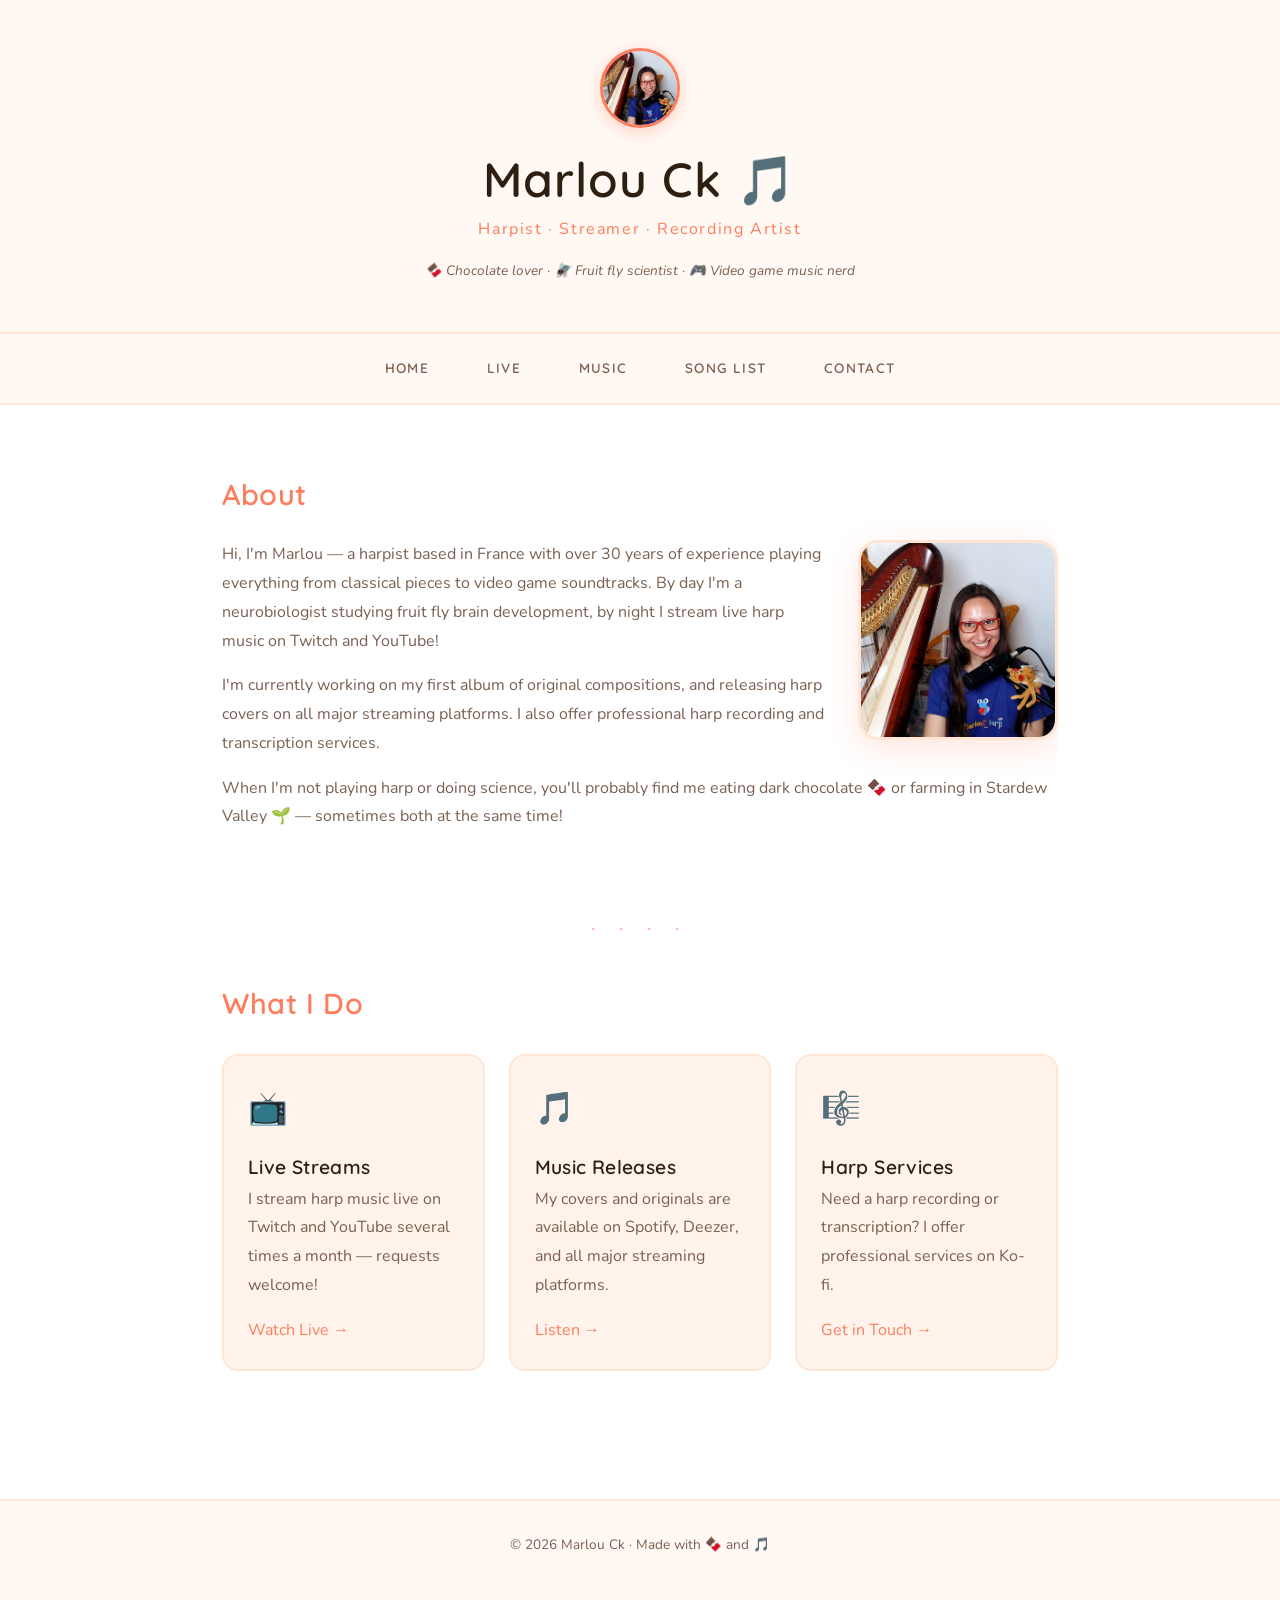
<file: index.html>
<!DOCTYPE html>
<html lang="en">
<head>
    <meta charset="UTF-8">
    <meta name="viewport" content="width=device-width, initial-scale=1.0">
    <title> — Harpist</title>
    <link rel="stylesheet" href="style.css">
</head>
<body>

    <header>
        <img src="images/profile.jpg" alt="Marlou Ck" class="header-photo">
        <h1>Marlou Ck 🎵</h1>
        <p class="header-tagline">Harpist · Streamer · Recording Artist</p>
        <p class="header-fun">🍫 Chocolate lover · 🪰 Fruit fly scientist · 🎮 Video game music nerd</p>
    </header>

    <nav>
        <a href="index.html">Home</a>
        <a href="live.html">Live</a>
        <a href="music.html">Music</a>
        <a href="songlist.html">Song List</a>
        <a href="contact.html">Contact</a>
    </nav>

    <main>

        <section class="about-section">
            <h2>About</h2>
            <img src="images/profile.jpg" alt="Marlou Ck" class="about-photo">
            <p>Hi, I'm Marlou — a harpist based in France with over 30 years
            of experience playing everything from classical pieces to video game
            soundtracks. By day I'm a neurobiologist studying fruit fly brain
            development, by night I stream live harp music on Twitch and YouTube!</p>
            <p>I'm currently working on my first album of original compositions,
            and releasing harp covers on all major streaming platforms.
            I also offer professional harp recording and transcription services.</p>
            <p>When I'm not playing harp or doing science, you'll probably find
            me eating dark chocolate 🍫 or farming in Stardew Valley 🌱
            — sometimes both at the same time!</p>
        </section>

        <div class="divider">· · · ·</div>

        <section>
            <h2>What I Do</h2>
            <div class="card-grid">

                <div class="card">
                    <span class="card-emoji">📺</span>
                    <h3>Live Streams</h3>
                    <p>I stream harp music live on Twitch and YouTube
                    several times a month — requests welcome!</p>
                    <a href="live.html">Watch Live →</a>
                </div>

                <div class="card">
                    <span class="card-emoji">🎵</span>
                    <h3>Music Releases</h3>
                    <p>My covers and originals are available on Spotify,
                    Deezer, and all major streaming platforms.</p>
                    <a href="music.html">Listen →</a>
                </div>

                <div class="card">
                    <span class="card-emoji">🎼</span>
                    <h3>Harp Services</h3>
                    <p>Need a harp recording or transcription?
                    I offer professional services on Ko-fi.</p>
                    <a href="contact.html">Get in Touch →</a>
                </div>

            </div>
        </section>

    </main>

    <footer>
        <p>© 2026 Marlou Ck · Made with 🍫 and 🎵</p>
    </footer>

</body>
</html>
</file>
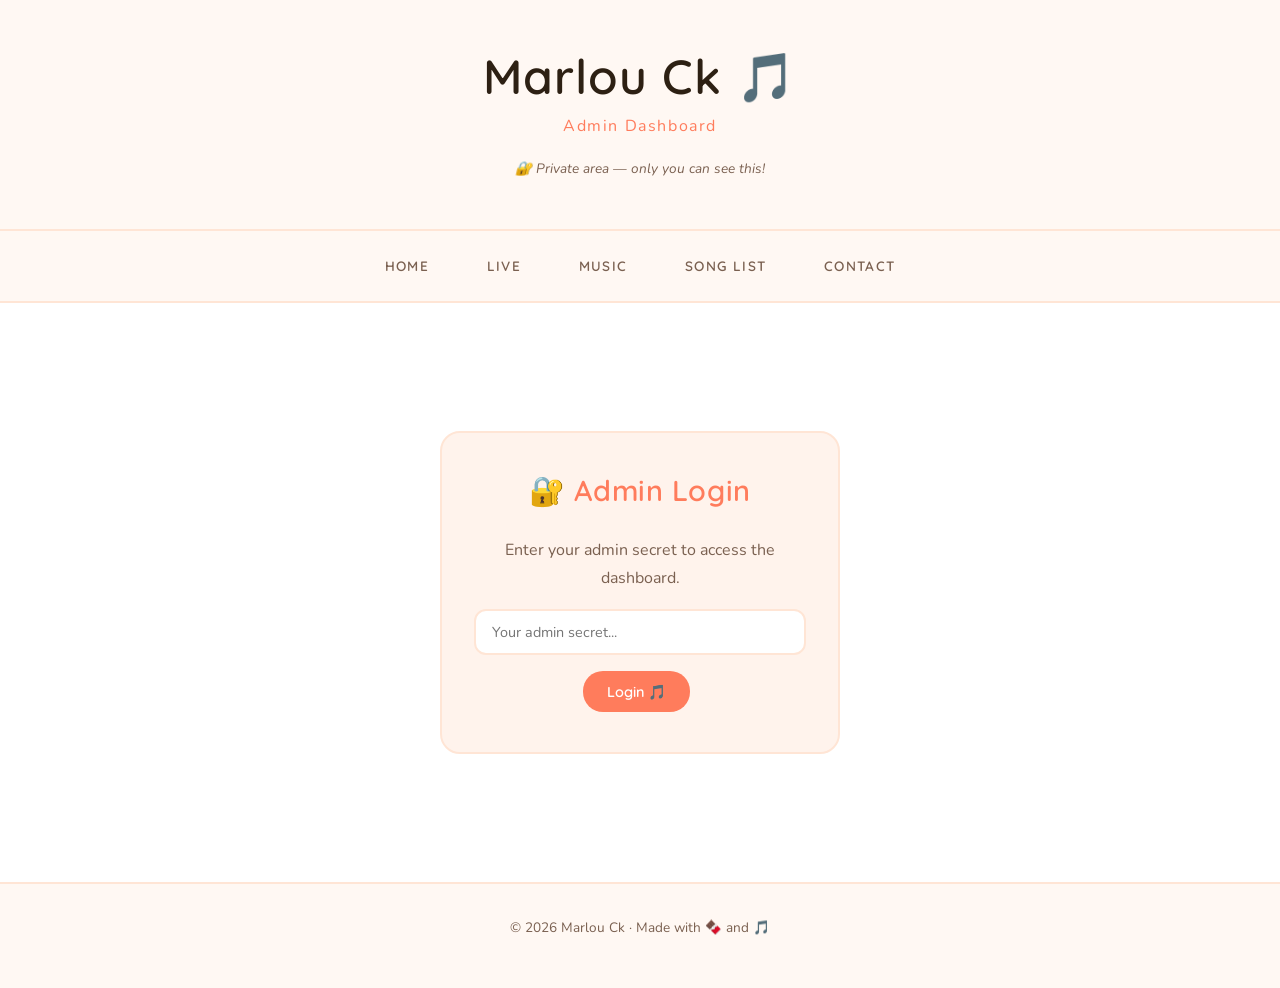
<file: admin.html>
<!DOCTYPE html>
<html lang="en">
<head>
    <meta charset="UTF-8">
    <meta name="viewport" content="width=device-width, initial-scale=1.0">
    <title>Admin — Marlou Ck</title>
    <link rel="stylesheet" href="style.css">
    <style>
        .admin-login {
            max-width: 400px;
            margin: 4rem auto;
            background-color: var(--bg-card);
            border: 2px solid var(--border);
            border-radius: 20px;
            padding: 2rem;
            text-align: center;
        }

        .admin-panel {
            display: none;
        }

        .admin-section {
            background-color: var(--bg-card);
            border: 2px solid var(--border);
            border-radius: 20px;
            padding: 2rem;
            margin-bottom: 2rem;
        }

        .admin-input {
            width: 100%;
            padding: 0.7rem 1rem;
            border-radius: 12px;
            border: 2px solid var(--border);
            background-color: white;
            font-family: 'Nunito', sans-serif;
            font-size: 0.9rem;
            color: var(--text-primary);
            outline: none;
            margin-bottom: 1rem;
            transition: border-color 0.3s ease;
            box-sizing: border-box;
        }

        .admin-input:focus {
            border-color: var(--coral);
        }

        .admin-btn {
            padding: 0.7rem 1.5rem;
            border-radius: 20px;
            border: none;
            background-color: var(--coral);
            color: white;
            font-family: 'Quicksand', sans-serif;
            font-weight: 600;
            font-size: 0.9rem;
            cursor: pointer;
            transition: all 0.3s ease;
            margin-right: 0.5rem;
            margin-bottom: 0.5rem;
        }

        .admin-btn:hover {
            background-color: var(--coral-light);
            transform: translateY(-2px);
        }

        .admin-btn.green {
            background-color: #4CAF50;
        }

        .admin-btn.green:hover {
            background-color: #66BB6A;
        }

        .admin-btn.red {
            background-color: #ef5350;
        }

        .admin-btn.red:hover {
            background-color: #e57373;
        }

        .status-badge {
            display: inline-block;
            padding: 0.3rem 1rem;
            border-radius: 20px;
            font-family: 'Quicksand', sans-serif;
            font-weight: 600;
            font-size: 0.85rem;
            margin-bottom: 1rem;
        }

        .status-open {
            background-color: #e8f5e9;
            color: #2e7d32;
        }

        .status-closed {
            background-color: #ffebee;
            color: #c62828;
        }

        .song-table {
            width: 100%;
            border-collapse: collapse;
            margin-top: 1rem;
            font-size: 0.9rem;
        }

        .song-table th {
            text-align: left;
            padding: 0.6rem 1rem;
            background-color: var(--border);
            color: var(--text-primary);
            font-family: 'Quicksand', sans-serif;
            font-weight: 600;
        }

        .song-table td {
            padding: 0.6rem 1rem;
            border-bottom: 1px solid var(--border);
            color: var(--text-secondary);
        }

        .song-table tr:hover td {
            background-color: var(--bg-secondary);
        }

        .request-card {
            background-color: white;
            border: 2px solid var(--border);
            border-radius: 12px;
            padding: 1rem 1.2rem;
            margin-bottom: 0.8rem;
            display: flex;
            justify-content: space-between;
            align-items: center;
            gap: 1rem;
            flex-wrap: wrap;
        }

        .request-info h4 {
            font-family: 'Quicksand', sans-serif;
            color: var(--text-primary);
            margin-bottom: 0.2rem;
        }

        .request-info p {
            font-size: 0.85rem;
            margin: 0;
        }

        .message-box {
            padding: 1rem;
            border-radius: 12px;
            margin-top: 1rem;
            font-size: 0.9rem;
            display: none;
        }

        .message-success {
            background-color: #e8f5e9;
            color: #2e7d32;
            display: block;
        }

        .message-error {
            background-color: #ffebee;
            color: #c62828;
            display: block;
        }

        .form-row {
            display: grid;
            grid-template-columns: 1fr 1fr 1fr;
            gap: 0.8rem;
            margin-bottom: 1rem;
        }

        @media (max-width: 768px) {
            .form-row {
                grid-template-columns: 1fr;
            }
        }
    </style>
</head>
<body>

    <header>
        <h1>Marlou Ck 🎵</h1>
        <p class="header-tagline">Admin Dashboard</p>
        <p class="header-fun">🔐 Private area — only you can see this!</p>
    </header>

    <nav>
        <a href="index.html">Home</a>
        <a href="live.html">Live</a>
        <a href="music.html">Music</a>
        <a href="songlist.html">Song List</a>
        <a href="contact.html">Contact</a>
    </nav>

    <main>

        <div class="admin-login" id="login-section">
            <h2>🔐 Admin Login</h2>
            <p>Enter your admin secret to access the dashboard.</p>
            <input
                type="password"
                class="admin-input"
                id="secret-input"
                placeholder="Your admin secret..."
            />
            <button class="admin-btn" id="login-btn">Login 🎵</button>
            <div id="login-error" class="message-box message-error"
                style="display:none">
                Wrong secret! Try again. 🎵
            </div>
        </div>

        <div id="admin-panel" class="admin-panel">

            <div class="admin-section">
                <h2>🎵 Request Queue</h2>
                <p>Control whether viewers can submit song requests.</p>
                <div id="status-badge" class="status-badge status-closed">
                    ⛔ Requests Closed
                </div>
                <br>
                <button class="admin-btn green" id="open-btn">
                    ✅ Open Requests
                </button>
                <button class="admin-btn red" id="close-btn">
                    ⛔ Close Requests
                </button>
            </div>

            <div class="admin-section">
                <h2>📋 Current Requests</h2>
                <p>Requests from viewers during your stream.</p>
                <button class="admin-btn" id="refresh-requests-btn">
                    🔄 Refresh Requests
                </button>
                <div id="requests-list" style="margin-top: 1rem;">
                    <p>Click refresh to load requests.</p>
                </div>
            </div>

            <div class="admin-section">
                <h2>📂 Import Songs from CSV</h2>
                <p>Upload your song list CSV file — columns needed:
                <strong>title, artist, category</strong></p>
                <input type="file" id="csv-file"
                    accept=".csv" class="admin-input" />
                <button class="admin-btn" id="import-btn">
                    📂 Import CSV
                </button>
                <div id="import-message" class="message-box"></div>
            </div>

            <div class="admin-section">
                <h2>➕ Add a Single Song</h2>
                <div class="form-row">
                    <input type="text" class="admin-input"
                        id="new-title" placeholder="Song title" />
                    <input type="text" class="admin-input"
                        id="new-artist" placeholder="Artist" />
                    <input type="text" class="admin-input"
                        id="new-category" placeholder="Category" />
                </div>
                <button class="admin-btn" id="add-song-btn">
                    ➕ Add Song
                </button>
                <div id="add-message" class="message-box"></div>
            </div>
<!-- Newsletter Section -->
            <div class="admin-section">
                <h2>📧 Newsletter</h2>
                <p>Send a newsletter to all your subscribers.</p>

                <button class="admin-btn" id="load-subscribers-btn">
                    👥 Load Subscribers
                </button>
                <div id="subscribers-count" style="margin-top: 0.5rem;
                    font-size: 0.9rem; color: var(--text-secondary);">
                </div>

                <div style="margin-top: 1.5rem;">
                    <input type="text" class="admin-input"
                        id="newsletter-subject"
                        placeholder="Email subject..." />
                    <textarea class="admin-input"
                        id="newsletter-message"
                        style="height: 150px; resize: vertical;"
                        placeholder="Write your newsletter message here...
New release out now! 🎵
Listen on Spotify: ..."></textarea>
                    <button class="admin-btn green" id="send-newsletter-btn">
                        📧 Send Newsletter
                    </button>
                    <div id="newsletter-message-result" class="message-box"></div>
                </div>
            </div>
            <div class="admin-section">
                <h2>🎵 Song List</h2>
                <button class="admin-btn" id="refresh-songs-btn">
                    🔄 Refresh Song List
                </button>
                <div id="songs-list" style="margin-top: 1rem;">
                    <p>Click refresh to load songs.</p>
                </div>
            </div>

        </div>

    </main>

    <footer>
        <p>© 2026 Marlou Ck · Made with 🍫 and 🎵</p>
    </footer>

    <script>
        document.addEventListener('DOMContentLoaded', function() {

            var API = 'https://api.marlouck.com';
            var SECRET = '';

            function login() {
                var input = document.getElementById('secret-input').value.trim();
                if (!input) return;
                SECRET = input;
                fetch(API + '/api/status')
                    .then(function(res) { return res.json(); })
                    .then(function(data) {
                        document.getElementById('login-section').style.display = 'none';
                        document.getElementById('admin-panel').style.display = 'block';
                        updateStatusBadge(data.requests_open);
                        loadRequests();
                        loadSongs();
                    })
                    .catch(function() {
                        document.getElementById('login-error').style.display = 'block';
                    });
            }

            document.getElementById('login-btn').addEventListener('click', login);
            document.getElementById('secret-input').addEventListener('keypress', function(e) {
                if (e.key === 'Enter') login();
            });

            function updateStatusBadge(isOpen) {
                var badge = document.getElementById('status-badge');
                if (isOpen) {
                    badge.className = 'status-badge status-open';
                    badge.textContent = '✅ Requests Open';
                } else {
                    badge.className = 'status-badge status-closed';
                    badge.textContent = '⛔ Requests Closed';
                }
            }

            function setRequests(open) {
                fetch(API + '/api/status', {
                    method: 'POST',
                    headers: { 'Content-Type': 'application/json' },
                    body: JSON.stringify({ open: open, secret: SECRET })
                })
                .then(function(res) { return res.json(); })
                .then(function(data) { updateStatusBadge(data.requests_open); });
            }

            document.getElementById('open-btn').addEventListener('click', function() {
                setRequests(true);
            });
            document.getElementById('close-btn').addEventListener('click', function() {
                setRequests(false);
            });

            function loadRequests() {
                fetch(API + '/api/requests?secret=' + SECRET)
                    .then(function(res) { return res.json(); })
                    .then(function(requests) {
                        var container = document.getElementById('requests-list');
                        if (!requests.length) {
                            container.innerHTML = '<p>No pending requests! 🎵</p>';
                            return;
                        }
                        container.innerHTML = requests.map(function(r) {
                            return '<div class="request-card">' +
                                '<div class="request-info">' +
                                    '<h4>🎵 ' + r.song_title + ' — ' + r.song_artist + '</h4>' +
                                    '<p>Requested by <strong>' + r.requester_name + '</strong>' +
                                    (r.message ? ' · "' + r.message + '"' : '') + '</p>' +
                                '</div>' +
                                '<div>' +
                                    '<button class="admin-btn green" onclick="updateRequest(' + r.id + ', \'played\')">✅ Played</button>' +
                                    '<button class="admin-btn red" onclick="updateRequest(' + r.id + ', \'skipped\')">⏭️ Skip</button>' +
                                '</div>' +
                            '</div>';
                        }).join('');
                    });
            }

            document.getElementById('refresh-requests-btn').addEventListener('click', loadRequests);

            window.updateRequest = function(id, status) {
                fetch(API + '/api/requests/' + id, {
                    method: 'PATCH',
                    headers: { 'Content-Type': 'application/json' },
                    body: JSON.stringify({ status: status, secret: SECRET })
                })
                .then(function() { loadRequests(); });
            };

            document.getElementById('import-btn').addEventListener('click', function() {
                var file = document.getElementById('csv-file').files[0];
                if (!file) {
                    showMessage('import-message', 'error', 'Please select a CSV file first!');
                    return;
                }
                var formData = new FormData();
                formData.append('file', file);
                formData.append('secret', SECRET);

                fetch(API + '/api/songs/import', {
                    method: 'POST',
                    body: formData
                })
                .then(function(res) { return res.json(); })
                .then(function(data) {
                    if (data.success) {
                        showMessage('import-message', 'success', '✅ ' + data.message);
                        loadSongs();
                    } else {
                        showMessage('import-message', 'error', data.error);
                    }
                });
            });

            document.getElementById('add-song-btn').addEventListener('click', function() {
                var title = document.getElementById('new-title').value.trim();
                var artist = document.getElementById('new-artist').value.trim();
                var category = document.getElementById('new-category').value.trim();

                if (!title || !artist) {
                    showMessage('add-message', 'error', 'Title and artist are required!');
                    return;
                }

                fetch(API + '/api/songs', {
                    method: 'POST',
                    headers: { 'Content-Type': 'application/json' },
                    body: JSON.stringify({
                        title: title,
                        artist: artist,
                        category: category,
                        secret: SECRET
                    })
                })
                .then(function(res) { return res.json(); })
                .then(function(data) {
                    if (data.success) {
                        showMessage('add-message', 'success', '✅ Song added!');
                        document.getElementById('new-title').value = '';
                        document.getElementById('new-artist').value = '';
                        document.getElementById('new-category').value = '';
                        loadSongs();
                    } else {
                        showMessage('add-message', 'error', data.error);
                    }
                });
            });

            function loadSongs() {
                fetch(API + '/api/songs')
                    .then(function(res) { return res.json(); })
                    .then(function(songs) {
                        var container = document.getElementById('songs-list');
                        if (!songs.length) {
                            container.innerHTML = '<p>No songs yet — import your CSV! 🎵</p>';
                            return;
                        }
                        var html = '<table class="song-table"><thead><tr>' +
                            '<th>Title</th><th>Artist</th><th>Category</th><th>Action</th>' +
                            '</tr></thead><tbody>';
                        songs.forEach(function(s) {
                            html += '<tr>' +
                                '<td>' + s.title + '</td>' +
                                '<td>' + s.artist + '</td>' +
                                '<td>' + s.category + '</td>' +
                                '<td><button class="admin-btn red" ' +
                                'onclick="deleteSong(' + s.id + ')" ' +
                                'style="padding:0.3rem 0.8rem;font-size:0.75rem;">' +
                                '🗑️ Delete</button></td>' +
                                '</tr>';
                        });
                        html += '</tbody></table>';
                        container.innerHTML = html;
                    });
            }

            document.getElementById('refresh-songs-btn').addEventListener('click', loadSongs);

            window.deleteSong = function(id) {
                if (!confirm('Delete this song?')) return;
                fetch(API + '/api/songs/' + id, {
                    method: 'DELETE',
                    headers: { 'Content-Type': 'application/json' },
                    body: JSON.stringify({ secret: SECRET })
                })
                .then(function() { loadSongs(); });
            };

            function showMessage(id, type, text) {
                var el = document.getElementById(id);
                el.className = 'message-box message-' + type;
                el.textContent = text;
                setTimeout(function() {
                    el.className = 'message-box';
                    el.textContent = '';
                }, 5000);
            }
// ============================================
            // NEWSLETTER
            // ============================================

            document.getElementById('load-subscribers-btn')
                .addEventListener('click', function() {
                    fetch(API + '/api/newsletter/subscribers?secret=' + SECRET)
                        .then(function(res) { return res.json(); })
                        .then(function(data) {
                            var count = document.getElementById('subscribers-count');
                            count.textContent = '👥 ' + data.length + 
                                ' subscriber' + (data.length !== 1 ? 's' : '');
                        });
                });

            document.getElementById('send-newsletter-btn')
                .addEventListener('click', function() {
                    var subject = document.getElementById('newsletter-subject')
                        .value.trim();
                    var message = document.getElementById('newsletter-message')
                        .value.trim();

                    if (!subject || !message) {
                        showMessage('newsletter-message-result', 'error',
                            'Please fill in both subject and message!');
                        return;
                    }

                    if (!confirm('Send this newsletter to all subscribers?')) return;

                    var btn = document.getElementById('send-newsletter-btn');
                    btn.textContent = '⏳ Sending...';
                    btn.disabled = true;

                    fetch(API + '/api/newsletter/send', {
                        method: 'POST',
                        headers: { 'Content-Type': 'application/json' },
                        body: JSON.stringify({
                            subject: subject,
                            message: message,
                            secret: SECRET
                        })
                    })
                    .then(function(res) { return res.json(); })
                    .then(function(data) {
                        if (data.success) {
                            showMessage('newsletter-message-result', 'success',
                                '✅ ' + data.message);
                            btn.textContent = '📧 Send Newsletter';
                            btn.disabled = false;
                        } else {
                            showMessage('newsletter-message-result', 'error',
                                data.error);
                            btn.textContent = '📧 Send Newsletter';
                            btn.disabled = false;
                        }
                    });
                });
        });
    </script>

</body>
</html>
</file>
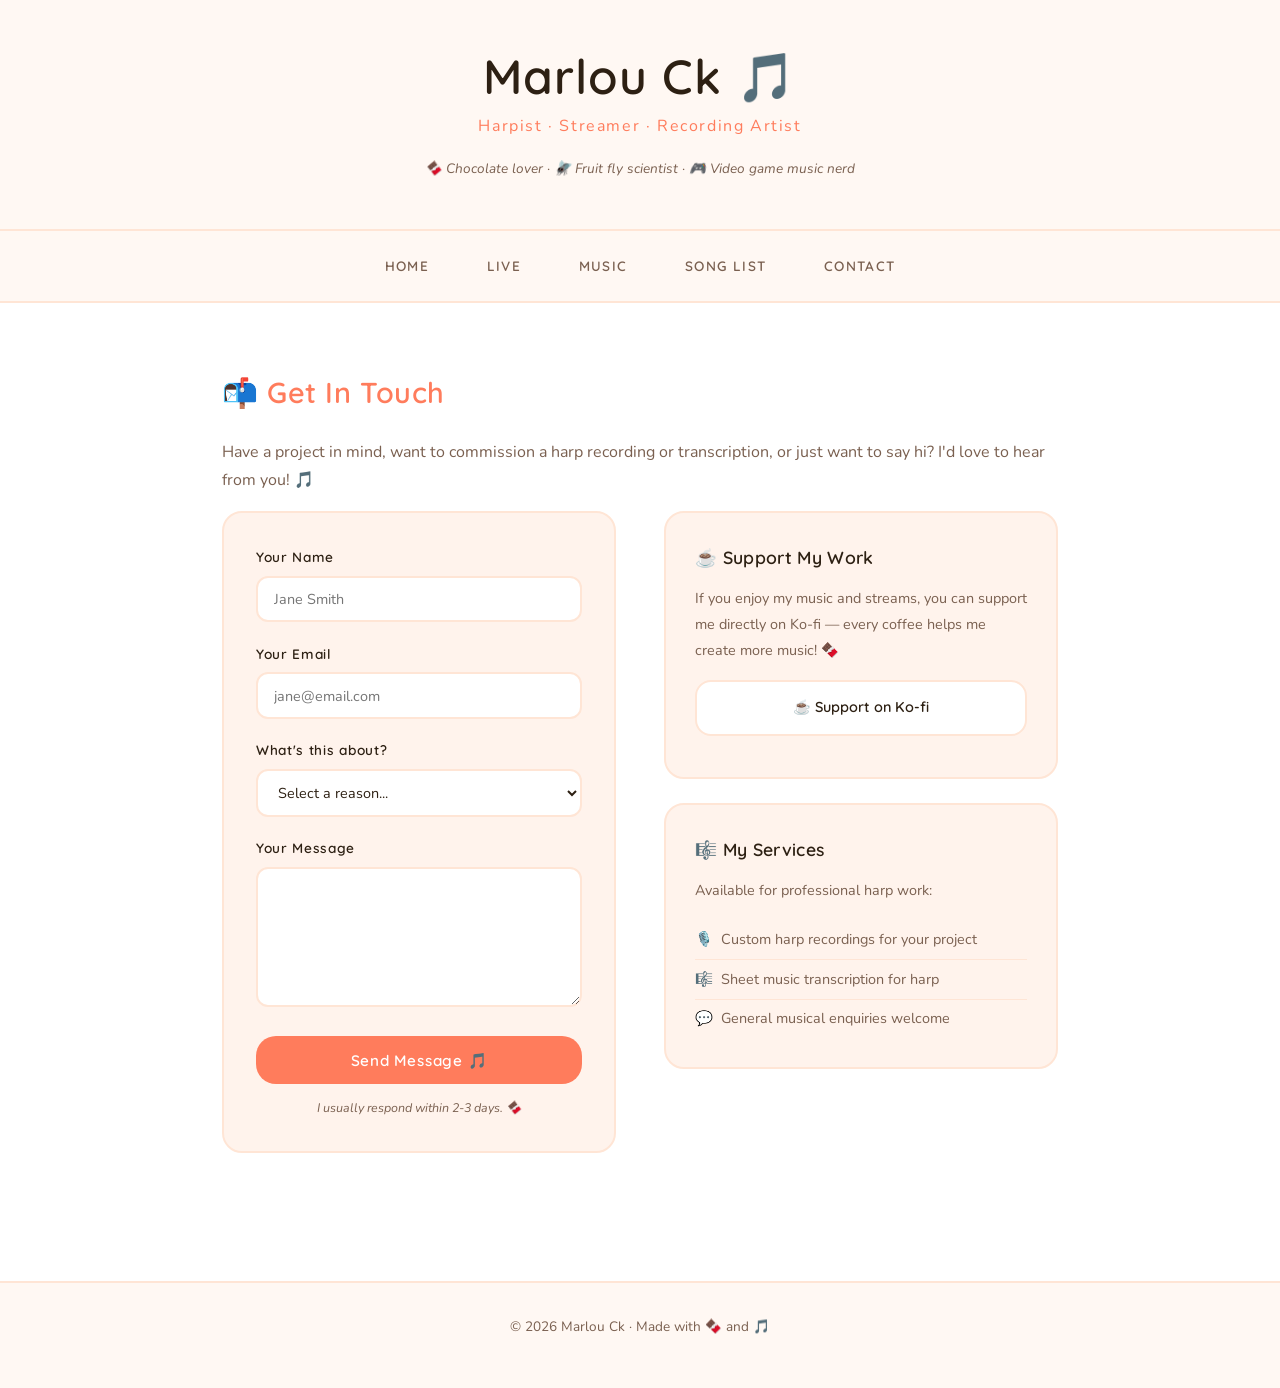
<file: contact.html>
<!DOCTYPE html>
<html lang="en">
<head>
    <meta charset="UTF-8">
    <meta name="viewport" content="width=device-width, initial-scale=1.0">
    <title>Contact — Marlou Ck</title>
    <link rel="stylesheet" href="style.css">
    <style>
        .contact-grid {
            display: grid;
            grid-template-columns: 1fr 1fr;
            gap: 3rem;
            align-items: start;
        }

        @media (max-width: 768px) {
            .contact-grid {
                grid-template-columns: 1fr;
            }
        }

        .contact-form {
            background-color: var(--bg-card);
            border: 2px solid var(--border);
            border-radius: 20px;
            padding: 2rem;
        }

        .form-group {
            margin-bottom: 1.2rem;
        }

        .form-group label {
            display: block;
            font-family: 'Quicksand', sans-serif;
            font-weight: 600;
            font-size: 0.85rem;
            letter-spacing: 0.05em;
            color: var(--text-primary);
            margin-bottom: 0.4rem;
        }

        .form-group input,
        .form-group select,
        .form-group textarea {
            width: 100%;
            padding: 0.7rem 1rem;
            border-radius: 12px;
            border: 2px solid var(--border);
            background-color: white;
            font-family: 'Nunito', sans-serif;
            font-size: 0.9rem;
            color: var(--text-primary);
            outline: none;
            transition: border-color 0.3s ease;
        }

        .form-group input:focus,
        .form-group select:focus,
        .form-group textarea:focus {
            border-color: var(--coral);
        }

        .form-group textarea {
            height: 140px;
            resize: vertical;
        }

        .form-group select {
            cursor: pointer;
        }

        .submit-btn {
            width: 100%;
            padding: 0.9rem;
            border-radius: 20px;
            border: none;
            background-color: var(--coral);
            color: white;
            font-family: 'Quicksand', sans-serif;
            font-weight: 600;
            font-size: 0.95rem;
            letter-spacing: 0.05em;
            cursor: pointer;
            transition: background-color 0.3s ease, transform 0.2s ease;
        }

        .submit-btn:hover {
            background-color: var(--coral-light);
            transform: translateY(-2px);
        }

        .form-note {
            font-size: 0.78rem;
            color: var(--text-secondary);
            font-style: italic;
            text-align: center;
            margin-top: 0.8rem;
            margin-bottom: 0;
        }

        .success-message {
            display: none;
            text-align: center;
            padding: 2rem;
        }

        .success-message .success-emoji {
            font-size: 3rem;
            display: block;
            margin-bottom: 1rem;
        }

        .sidebar-card {
            background-color: var(--bg-card);
            border: 2px solid var(--border);
            border-radius: 20px;
            padding: 1.8rem;
            margin-bottom: 1.5rem;
        }

        .sidebar-card h3 {
            font-family: 'Quicksand', sans-serif;
            font-size: 1.1rem;
            color: var(--text-primary);
            margin-bottom: 0.8rem;
        }

        .sidebar-card p {
            font-size: 0.9rem;
            margin-bottom: 1rem;
        }

        .kofi-btn {
            display: flex;
            align-items: center;
            justify-content: center;
            gap: 0.6rem;
            width: 100%;
            padding: 0.8rem 1rem;
            border-radius: 16px;
            border: 2px solid var(--border);
            background-color: white;
            color: var(--text-primary);
            font-family: 'Quicksand', sans-serif;
            font-weight: 600;
            font-size: 0.9rem;
            transition: all 0.3s ease;
            margin-bottom: 0.8rem;
        }

        .kofi-btn:hover {
            border-color: var(--coral);
            color: var(--coral);
            transform: translateY(-2px);
        }

        .service-list {
            list-style: none;
            padding: 0;
            margin: 0.5rem 0 0;
        }

        .service-list li {
            font-size: 0.9rem;
            color: var(--text-secondary);
            padding: 0.4rem 0;
            border-bottom: 1px solid var(--border);
            display: flex;
            align-items: center;
            gap: 0.5rem;
        }

        .service-list li:last-child {
            border-bottom: none;
        }
    </style>
</head>
<body>

    <header>
        <h1>Marlou Ck 🎵</h1>
        <p class="header-tagline">Harpist · Streamer · Recording Artist</p>
        <p class="header-fun">🍫 Chocolate lover · 🪰 Fruit fly scientist · 🎮 Video game music nerd</p>
    </header>

    <nav>
        <a href="index.html">Home</a>
        <a href="live.html">Live</a>
        <a href="music.html">Music</a>
        <a href="songlist.html">Song List</a>
        <a href="contact.html">Contact</a>
    </nav>

    <main>

        <section>
            <h2>📬 Get In Touch</h2>
            <p>Have a project in mind, want to commission a harp recording
            or transcription, or just want to say hi?
            I'd love to hear from you! 🎵</p>

            <div class="contact-grid">

                <!-- Contact form -->
                <div class="contact-form">

                    <form
                        id="contact-form"
                        action="https://formspree.io/f/xeepjnen"
                        method="POST">

                        <div class="form-group">
                            <label for="name">Your Name</label>
                            <input type="text" id="name" name="name"
                                placeholder="Jane Smith" required />
                        </div>

                        <div class="form-group">
                            <label for="email">Your Email</label>
                            <input type="email" id="email" name="email"
                                placeholder="jane@email.com" required />
                        </div>

                        <div class="form-group">
                            <label for="subject">What's this about?</label>
                            <select id="subject" name="subject">
                                <option value="">Select a reason...</option>
                                <option value="recording">🎙️ Harp Recording Service</option>
                                <option value="transcription">🎼 Transcription Service</option>
                                <option value="general">💬 General Enquiry</option>
                            </select>
                        </div>

                        <div class="form-group">
                            <label for="message">Your Message</label>
                            <textarea id="message" name="message"
                                placeholder="Tell me about your project, what you need, timeline, any details that might help...">
                            </textarea>
                        </div>

                        <button type="submit" class="submit-btn">
                            Send Message 🎵
                        </button>
                        <p class="form-note">
                            I usually respond within 2-3 days. 🍫
                        </p>

                    </form>

                    <!-- Success message -->
                    <div class="success-message" id="success-message">
                        <span class="success-emoji">🎉</span>
                        <h3>Message sent!</h3>
                        <p>Thank you for reaching out! I'll get back to you
                        within 2-3 days. In the meantime, feel free to
                        follow me on Twitch or YouTube! 🎵</p>
                    </div>

                </div>

                <!-- Sidebar -->
                <div>

                    <!-- Ko-fi card -->
                    <div class="sidebar-card">
                        <h3>☕ Support My Work</h3>
                        <p>If you enjoy my music and streams, you can
                        support me directly on Ko-fi — every coffee
                        helps me create more music! 🍫</p>
                        <a href="https://ko-fi.com/marlouck_harp"
                           target="_blank" class="kofi-btn">
                            ☕ Support on Ko-fi
                        </a>
                    </div>

                    <!-- Services card -->
                    <div class="sidebar-card">
                        <h3>🎼 My Services</h3>
                        <p>Available for professional harp work:</p>
                        <ul class="service-list">
                            <li>
                                <span>🎙️</span>
                                <span>Custom harp recordings for your project</span>
                            </li>
                            <li>
                                <span>🎼</span>
                                <span>Sheet music transcription for harp</span>
                            </li>
                            <li>
                                <span>💬</span>
                                <span>General musical enquiries welcome</span>
                            </li>
                        </ul>
                    </div>

                </div>

            </div>
        </section>

    </main>

    <footer>
        <p>© 2026 Marlou Ck · Made with 🍫 and 🎵</p>
    </footer>

    <script>
        const form = document.getElementById('contact-form');

        form.addEventListener('submit', function(e) {
            e.preventDefault();

            const name = document.getElementById('name').value.trim();
            const email = document.getElementById('email').value.trim();
            const message = document.getElementById('message').value.trim();

            if (!name || !email || !message) {
                alert('Please fill in all fields before sending! 🎵');
                return;
            }
fetch(form.action, {
    method: 'POST',
    body: new FormData(form),
    headers: { 'Accept': 'application/json' }
})
.then(function(response) {
    return response.json().then(function(data) {
        if (response.ok) {
            form.style.display = 'none';
            document.getElementById('success-message').style.display = 'block';
        } else {
            console.log('Formspree error:', data);
            alert('Error: ' + JSON.stringify(data));
        }
    });
})
.catch(function(err) {
    console.log('Fetch error:', err);
    alert('Network error: ' + err);
});
            fetch(form.action, {
                method: 'POST',
                body: new FormData(form),
                headers: { 'Accept': 'application/json' }
            })
            .then(function(response) {
                if (response.ok) {
                    form.style.display = 'none';
                    document.getElementById('success-message').style.display = 'block';
                } else {
                    alert('Oops! Something went wrong. Please try again! 🎵');
                }
            })
            .catch(function() {
                alert('Oops! Something went wrong. Please try again! 🎵');
            });
        });
    </script>

</body>
</html>
</file>
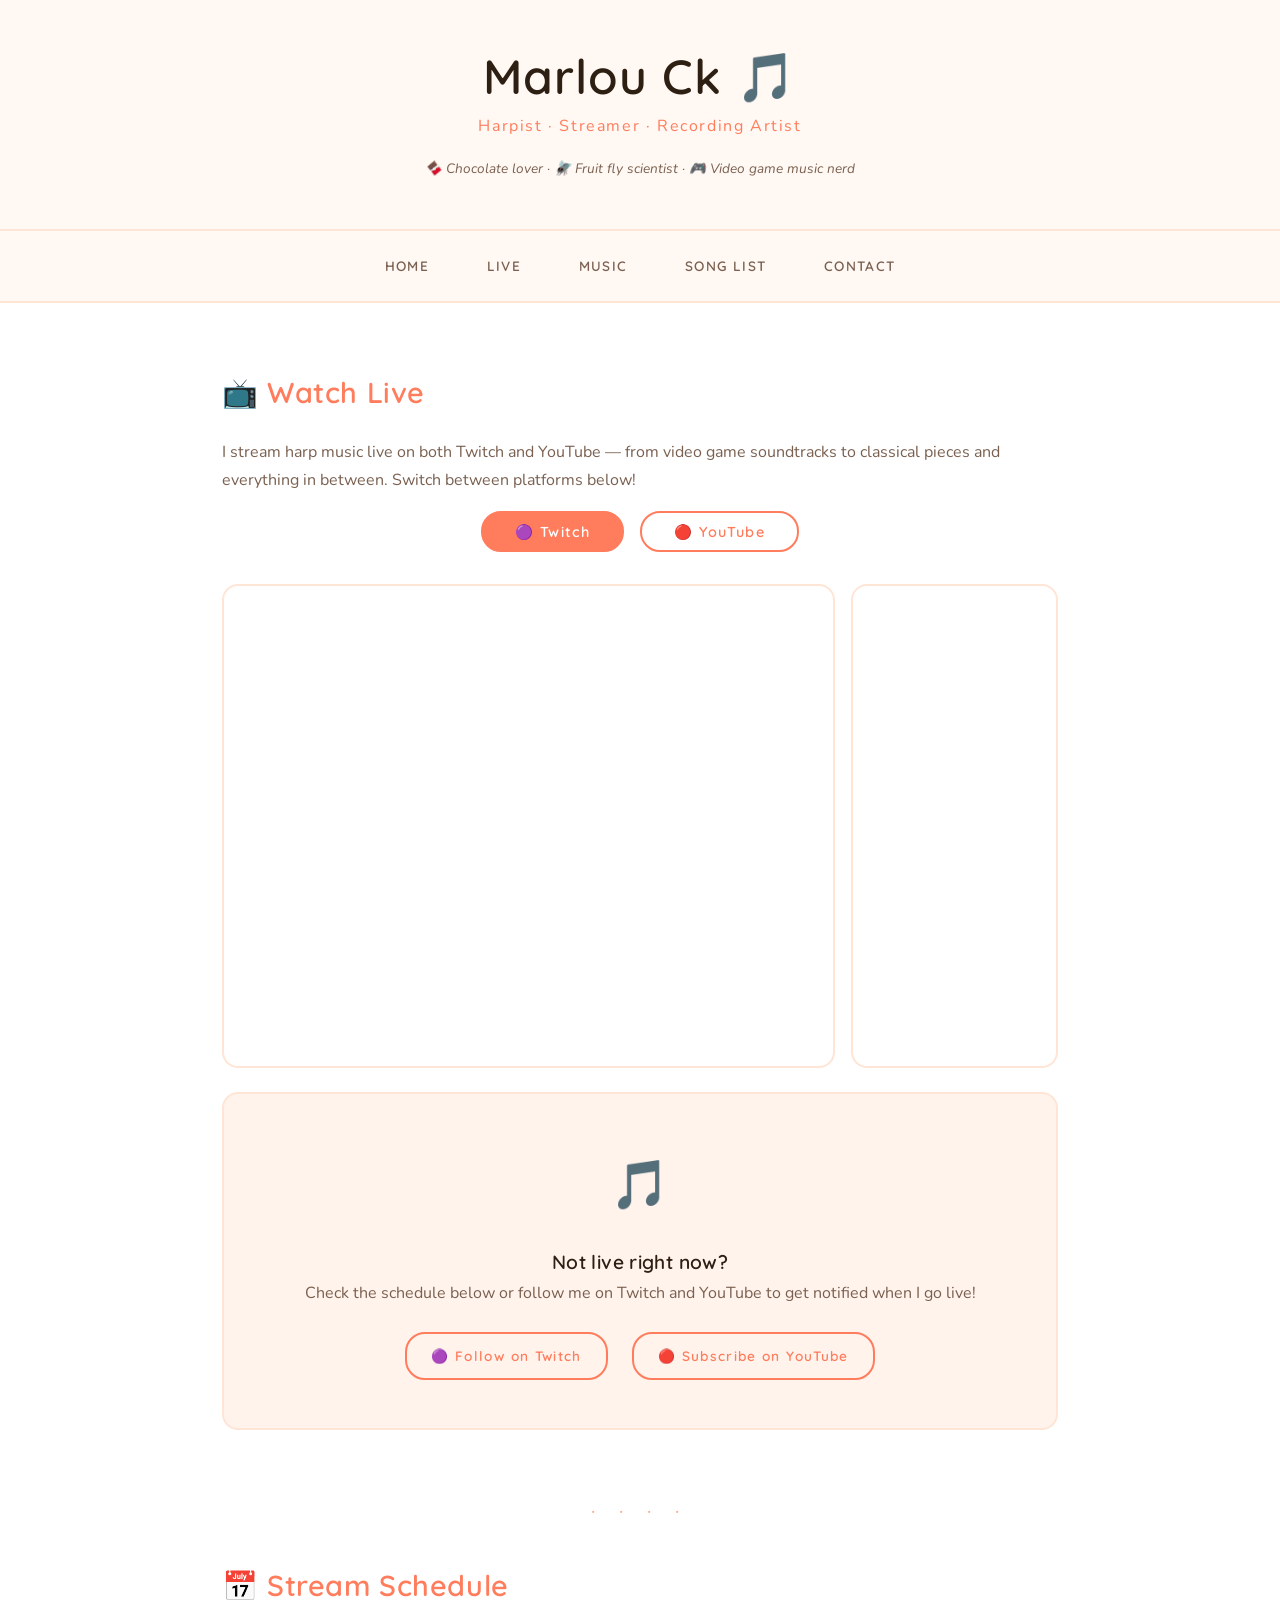
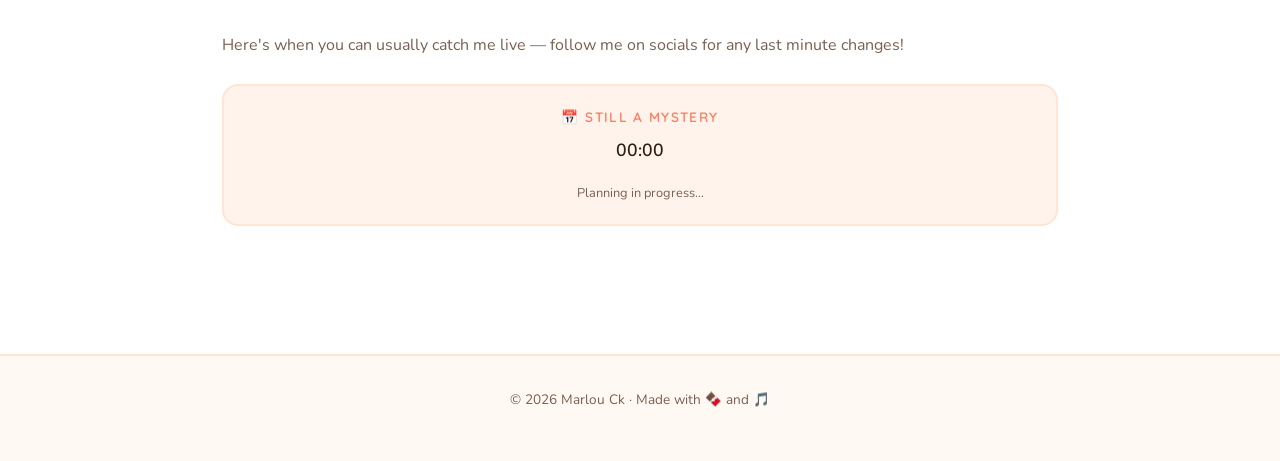
<file: live.html>
<!DOCTYPE html>
<html lang="en">
<head>
    <meta charset="UTF-8">
    <meta name="viewport" content="width=device-width, initial-scale=1.0">
    <title>Live — Marlou Ck</title>
    <link rel="stylesheet" href="style.css">
    <style>
        .stream-toggle {
            display: flex;
            justify-content: center;
            gap: 1rem;
            margin-bottom: 2rem;
        }

        .toggle-btn {
            font-family: 'Quicksand', sans-serif;
            font-weight: 600;
            font-size: 0.9rem;
            letter-spacing: 0.1em;
            padding: 0.6rem 2rem;
            border-radius: 20px;
            border: 2px solid var(--coral);
            background-color: transparent;
            color: var(--coral);
            cursor: pointer;
            transition: all 0.3s ease;
        }

        .toggle-btn.active,
        .toggle-btn:hover {
            background-color: var(--coral);
            color: white;
        }

        .stream-container {
            display: none;
        }

        .stream-container.active {
            display: flex;
            gap: 1rem;
            align-items: flex-start;
        }

        .stream-embed {
            flex: 3;
            border-radius: 16px;
            overflow: hidden;
            border: 2px solid var(--border);
        }

        .stream-embed iframe {
            width: 100%;
            height: 480px;
            display: block;
            border: none;
        }

        .chat-embed {
            flex: 1;
            border-radius: 16px;
            overflow: hidden;
            border: 2px solid var(--border);
        }

        .chat-embed iframe {
            width: 100%;
            height: 480px;
            display: block;
            border: none;
        }

        .offline-notice {
            text-align: center;
            padding: 3rem 2rem;
            background-color: var(--bg-card);
            border-radius: 16px;
            border: 2px solid var(--border);
            margin-top: 1.5rem;
        }

        .offline-notice .offline-emoji {
            font-size: 3rem;
            display: block;
            margin-bottom: 1rem;
        }

        .social-links {
            display: flex;
            justify-content: center;
            gap: 1.5rem;
            margin-top: 1.5rem;
            flex-wrap: wrap;
        }

        .social-btn {
            display: inline-block;
            font-family: 'Quicksand', sans-serif;
            font-weight: 600;
            font-size: 0.85rem;
            letter-spacing: 0.1em;
            padding: 0.6rem 1.5rem;
            border-radius: 20px;
            border: 2px solid var(--coral);
            color: var(--coral);
            transition: all 0.3s ease;
        }

        .social-btn:hover {
            background-color: var(--coral);
            color: white;
        }

        .schedule-grid {
            display: grid;
            grid-template-columns: repeat(auto-fit, minmax(200px, 1fr));
            gap: 1rem;
            margin-top: 1.5rem;
        }

        .schedule-card {
            background-color: var(--bg-card);
            border: 2px solid var(--border);
            border-radius: 16px;
            padding: 1.2rem;
            text-align: center;
        }

        .schedule-card .day {
            font-family: 'Quicksand', sans-serif;
            font-weight: 600;
            color: var(--coral);
            font-size: 0.85rem;
            letter-spacing: 0.1em;
            text-transform: uppercase;
            margin-bottom: 0.3rem;
        }

        .schedule-card .time {
            font-size: 1.1rem;
            color: var(--text-primary);
            font-weight: 600;
        }

        .schedule-card .note {
            font-size: 0.8rem;
            color: var(--text-secondary);
            margin-top: 0.3rem;
            margin-bottom: 0;
        }

        .request-section {
            display: none;
            margin-top: 2rem;
            padding: 2rem;
            background-color: var(--bg-card);
            border: 2px solid var(--border);
            border-radius: 20px;
        }

        .request-section.visible {
            display: block;
        }

        .request-controls {
            display: flex;
            gap: 1rem;
            margin-bottom: 1.5rem;
            flex-wrap: wrap;
        }

        .request-search {
            flex: 2;
            min-width: 200px;
            padding: 0.7rem 1.2rem;
            border-radius: 20px;
            border: 2px solid var(--border);
            background-color: white;
            font-family: 'Nunito', sans-serif;
            font-size: 0.9rem;
            color: var(--text-primary);
            outline: none;
            transition: border-color 0.3s ease;
        }

        .request-search:focus {
            border-color: var(--coral);
        }

        .request-category {
            flex: 1;
            min-width: 150px;
            padding: 0.7rem 1.2rem;
            border-radius: 20px;
            border: 2px solid var(--border);
            background-color: white;
            font-family: 'Nunito', sans-serif;
            font-size: 0.9rem;
            color: var(--text-primary);
            outline: none;
            cursor: pointer;
        }

        .request-grid {
            display: grid;
            grid-template-columns: repeat(auto-fill, minmax(250px, 1fr));
            gap: 1rem;
        }

        .request-song-card {
            background-color: white;
            border: 2px solid var(--border);
            border-radius: 16px;
            padding: 1rem;
            display: flex;
            flex-direction: column;
            gap: 0.4rem;
            transition: transform 0.2s ease, border-color 0.2s ease;
        }

        .request-song-card:hover {
            transform: translateY(-3px);
            border-color: var(--coral-light);
        }

        .request-song-title {
            font-family: 'Quicksand', sans-serif;
            font-weight: 600;
            font-size: 0.95rem;
            color: var(--text-primary);
            margin: 0;
        }

        .request-song-artist {
            font-size: 0.82rem;
            color: var(--text-secondary);
            margin: 0;
        }

        .request-song-category {
            display: inline-block;
            background-color: var(--border);
            color: var(--coral);
            font-family: 'Quicksand', sans-serif;
            font-weight: 600;
            font-size: 0.72rem;
            padding: 0.2rem 0.7rem;
            border-radius: 20px;
            align-self: flex-start;
        }

        .request-song-btn {
            margin-top: 0.4rem;
            padding: 0.4rem 0.9rem;
            border-radius: 20px;
            border: 2px solid var(--coral);
            background-color: transparent;
            color: var(--coral);
            font-family: 'Quicksand', sans-serif;
            font-weight: 600;
            font-size: 0.78rem;
            cursor: pointer;
            transition: all 0.3s ease;
            align-self: flex-start;
        }

        .request-song-btn:hover {
            background-color: var(--coral);
            color: white;
        }

        .modal-overlay {
            display: none;
            position: fixed;
            top: 0;
            left: 0;
            width: 100%;
            height: 100%;
            background-color: rgba(0,0,0,0.5);
            z-index: 1000;
            justify-content: center;
            align-items: center;
        }

        .modal-overlay.active {
            display: flex;
        }

        .modal {
            background-color: white;
            border-radius: 20px;
            padding: 2rem;
            max-width: 440px;
            width: 90%;
            position: relative;
        }

        .modal h3 {
            font-family: 'Quicksand', sans-serif;
            color: var(--text-primary);
            margin-bottom: 0.3rem;
        }

        .modal-song-info {
            font-size: 0.85rem;
            color: var(--text-secondary);
            margin-bottom: 1.5rem;
        }

        .modal-input {
            width: 100%;
            padding: 0.7rem 1rem;
            border-radius: 12px;
            border: 2px solid var(--border);
            background-color: white;
            font-family: 'Nunito', sans-serif;
            font-size: 0.9rem;
            color: var(--text-primary);
            outline: none;
            margin-bottom: 1rem;
            transition: border-color 0.3s ease;
            box-sizing: border-box;
        }

        .modal-input:focus {
            border-color: var(--coral);
        }

        .modal-textarea {
            width: 100%;
            padding: 0.7rem 1rem;
            border-radius: 12px;
            border: 2px solid var(--border);
            background-color: white;
            font-family: 'Nunito', sans-serif;
            font-size: 0.9rem;
            color: var(--text-primary);
            outline: none;
            margin-bottom: 1rem;
            height: 100px;
            resize: vertical;
            box-sizing: border-box;
        }

        .modal-textarea:focus {
            border-color: var(--coral);
        }

        .modal-buttons {
            display: flex;
            gap: 0.8rem;
            justify-content: flex-end;
        }

        .modal-btn {
            padding: 0.6rem 1.5rem;
            border-radius: 20px;
            border: none;
            font-family: 'Quicksand', sans-serif;
            font-weight: 600;
            font-size: 0.9rem;
            cursor: pointer;
            transition: all 0.3s ease;
        }

        .modal-btn.primary {
            background-color: var(--coral);
            color: white;
        }

        .modal-btn.primary:hover {
            background-color: var(--coral-light);
        }

        .modal-btn.secondary {
            background-color: transparent;
            border: 2px solid var(--border);
            color: var(--text-secondary);
        }

        .modal-btn.secondary:hover {
            border-color: var(--coral);
            color: var(--coral);
        }

        .modal-close {
            position: absolute;
            top: 1rem;
            right: 1rem;
            background: none;
            border: none;
            font-size: 1.2rem;
            cursor: pointer;
            color: var(--text-secondary);
        }

        .success-overlay {
            display: none;
            text-align: center;
            padding: 1rem;
        }

        .songs-count {
            font-size: 0.85rem;
            color: var(--text-secondary);
            margin-bottom: 1rem;
            font-style: italic;
        }

        @media (max-width: 768px) {
            .stream-container.active {
                flex-direction: column;
            }
            .stream-embed iframe,
            .chat-embed iframe {
                height: 300px;
            }
        }
        
    </style>
</head>
<body>

    <header>
        <h1>Marlou Ck 🎵</h1>
        <p class="header-tagline">Harpist · Streamer · Recording Artist</p>
        <p class="header-fun">🍫 Chocolate lover · 🪰 Fruit fly scientist · 🎮 Video game music nerd</p>
    </header>

    <nav>
        <a href="index.html">Home</a>
        <a href="live.html">Live</a>
        <a href="music.html">Music</a>
        <a href="songlist.html">Song List</a>
        <a href="contact.html">Contact</a>
    </nav>

    <main>

        <section>
            <h2>📺 Watch Live</h2>
            <p>I stream harp music live on both Twitch and YouTube —
            from video game soundtracks to classical pieces and everything
            in between. Switch between platforms below!</p>

            <div class="stream-toggle">
                <button class="toggle-btn active" id="twitch-btn">
                    🟣 Twitch
                </button>
                <button class="toggle-btn" id="youtube-btn">
                    🔴 YouTube
                </button>
            </div>

            <!-- Twitch -->
            <div class="stream-container active" id="twitch-stream">
                <div class="stream-embed">
                    <iframe
                        src="https://player.twitch.tv/?channel=marlouck_harp&parent=marlouck.com"
                        allowfullscreen>
                    </iframe>
                </div>
                <div class="chat-embed">
                    <iframe
                        src="https://www.twitch.tv/embed/marlouck_harp/chat?parent=marlouck.com">
                    </iframe>
                </div>
            </div>

            <!-- YouTube -->
            <div class="stream-container" id="youtube-stream">
                <div class="stream-embed">
                    <iframe
                        src="https://www.youtube.com/embed/live_stream?channel=UChy4dOtj5rdLSZr50KbPjzA"
                        allowfullscreen>
                    </iframe>
                </div>
                <div class="chat-embed">
                    <iframe
                        id="yt-chat-frame"
                        src="about:blank">
                    </iframe>
                </div>
            </div>

            <!-- Request Section (only visible when requests are open) -->
            <div class="request-section" id="request-section">
                <h3>🎵 Request a Song</h3>
                <p>Find a song below and click Request to add it to the queue!</p>
                <div class="request-controls">
                    <input
                        type="text"
                        class="request-search"
                        id="request-search"
                        placeholder="🔍 Search by title or artist..."
                    />
                    <select class="request-category" id="request-category">
                        <option value="">All categories</option>
                    </select>
                </div>
                <p class="songs-count" id="request-songs-count"></p>
                <div class="request-grid" id="request-grid"></div>
            </div>

            <!-- Offline notice -->
            <div class="offline-notice">
                <span class="offline-emoji">🎵</span>
                <h3>Not live right now?</h3>
                <p>Check the schedule below or follow me on Twitch and YouTube
                to get notified when I go live!</p>
                <div class="social-links">
                    <a href="https://twitch.tv/marlouck_harp"
                       target="_blank" class="social-btn">
                        🟣 Follow on Twitch
                    </a>
                    <a href="https://youtube.com/Marlouck_Harp"
                       target="_blank" class="social-btn">
                        🔴 Subscribe on YouTube
                    </a>
                </div>
            </div>

        </section>

        <div class="divider">· · · ·</div>

        <section>
            <h2>📅 Stream Schedule</h2>
            <p>Here's when you can usually catch me live —
            follow me on socials for any last minute changes!</p>

            <div class="schedule-grid">
                <div class="schedule-card">
                    <p class="day">📅 Still a mystery</p>
                    <p class="time">00:00</p>
                    <p class="note">Planning in progress... </progress></p>
                </div>
            </div>
        </section>

    </main>

    <!-- Request Modal -->
    <div class="modal-overlay" id="modal-overlay">
        <div class="modal">
            <button class="modal-close" id="modal-close">✕</button>
            <div id="modal-form-content">
                <h3>🎵 Request a Song</h3>
                <p class="modal-song-info" id="modal-song-info"></p>
                <input
                    type="text"
                    class="modal-input"
                    id="requester-name"
                    placeholder="Your name or username *"
                />
                <textarea
                    class="modal-textarea"
                    id="requester-message"
                    placeholder="Optional message to Marlou... 🍫">
                </textarea>
                <div class="modal-buttons">
                    <button class="modal-btn secondary" id="modal-cancel">
                        Cancel
                    </button>
                    <button class="modal-btn primary" id="modal-submit">
                        Send Request 🎵
                    </button>
                </div>
            </div>
            <div class="success-overlay" id="modal-success">
                <h3>🎉 Request sent!</h3>
                <p>Your request has been added to the queue.
                Fingers crossed Marlou plays it! 🎵🍫</p>
                <button class="modal-btn primary" id="modal-done">
                    Done!
                </button>
            </div>
        </div>
    </div>

    <footer>
        <p>© 2026 Marlou Ck · Made with 🍫 and 🎵</p>
    </footer>

    <script>
        document.addEventListener('DOMContentLoaded', function() {

            var API = 'https://api.marlouck.com';
            var allSongs = [];
            var selectedSong = null;
            var requestsWereOpen = false;
            var categoriesLoaded = false;

            // ============================================
            // STREAM TOGGLE
            // ============================================

            function showStream(platform, btn) {
                document.querySelectorAll('.stream-container').forEach(function(el) {
                    el.classList.remove('active');
                });
                document.querySelectorAll('.toggle-btn').forEach(function(el) {
                    el.classList.remove('active');
                });
                document.getElementById(platform + '-stream').classList.add('active');
                btn.classList.add('active');

                if (platform === 'youtube') {
                    var chatFrame = document.getElementById('yt-chat-frame');
                    if (chatFrame.src === 'about:blank') {
                        chatFrame.src = 'https://www.youtube.com/live_chat?v=live&embed_domain=marlouck.com';
                    }
                }
            }

            document.getElementById('twitch-btn').addEventListener('click', function() {
                showStream('twitch', this);
            });
            document.getElementById('youtube-btn').addEventListener('click', function() {
                showStream('youtube', this);
            });

            // ============================================
            // CHECK STATUS (every 30 seconds)
            // ============================================

            function checkStatus() {
                fetch(API + '/api/status')
                    .then(function(res) { return res.json(); })
                    .then(function(data) {
                        var section = document.getElementById('request-section');
                        if (data.requests_open && !requestsWereOpen) {
                            section.classList.add('visible');
                            requestsWereOpen = true;
                            if (!categoriesLoaded) {
                                loadSongs();
                            }
                        } else if (!data.requests_open && requestsWereOpen) {
                            section.classList.remove('visible');
                            requestsWereOpen = false;
                        } else if (data.requests_open) {
                            section.classList.add('visible');
                            requestsWereOpen = true;
                            if (!categoriesLoaded) {
                                loadSongs();
                            }
                        }
                    })
                    .catch(function() {
                        console.log('Could not reach API');
                    });
            }

            checkStatus();
            setInterval(checkStatus, 30000);

            // ============================================
            // LOAD SONGS
            // ============================================

            function loadSongs() {
                fetch(API + '/api/songs')
                    .then(function(res) { return res.json(); })
                    .then(function(songs) {
                        allSongs = songs;
                        if (!categoriesLoaded) {
                            populateCategories(songs);
                            categoriesLoaded = true;
                        }
                        renderSongs(songs);
                    });
            }

            function populateCategories(songs) {
                var categories = [];
                songs.forEach(function(s) {
                    if (s.category && categories.indexOf(s.category) === -1) {
                        categories.push(s.category);
                    }
                });
                categories.sort();
                var select = document.getElementById('request-category');
                categories.forEach(function(cat) {
                    var option = document.createElement('option');
                    option.value = cat;
                    option.textContent = cat;
                    select.appendChild(option);
                });
            }

            function renderSongs(songs) {
                var grid = document.getElementById('request-grid');
                var count = document.getElementById('request-songs-count');
                count.textContent = songs.length + ' song' +
                    (songs.length !== 1 ? 's' : '') + ' found';

                if (!songs.length) {
                    grid.innerHTML = '<p>No songs found!</p>';
                    return;
                }

                grid.innerHTML = songs.map(function(s) {
                    return '<div class="request-song-card">' +
                        '<p class="request-song-title">' + s.title + '</p>' +
                        '<p class="request-song-artist">by ' + s.artist + '</p>' +
                        '<span class="request-song-category">' +
                            (s.category || 'other') + '</span>' +
                        '<button class="request-song-btn" ' +
                            'data-id="' + s.id + '" ' +
                            'data-title="' + s.title + '" ' +
                            'data-artist="' + s.artist + '">' +
                            '🎵 Request' +
                        '</button>' +
                    '</div>';
                }).join('');

                document.querySelectorAll('.request-song-btn').forEach(function(btn) {
                    btn.addEventListener('click', function() {
                        selectedSong = {
                            id: this.dataset.id,
                            title: this.dataset.title,
                            artist: this.dataset.artist
                        };
                        openModal();
                    });
                });
            }

            // ============================================
            // SEARCH AND FILTER
            // ============================================

            document.getElementById('request-search')
                .addEventListener('input', filterSongs);
            document.getElementById('request-category')
                .addEventListener('change', filterSongs);

            function filterSongs() {
                var search = document.getElementById('request-search')
                    .value.toLowerCase();
                var category = document.getElementById('request-category').value;
                var filtered = allSongs.filter(function(s) {
                    var matchSearch = !search ||
                        s.title.toLowerCase().includes(search) ||
                        s.artist.toLowerCase().includes(search);
                    var matchCategory = !category || s.category === category;
                    return matchSearch && matchCategory;
                });
                renderSongs(filtered);
            }

            // ============================================
            // MODAL
            // ============================================

            function openModal() {
                document.getElementById('modal-song-info').textContent =
                    '🎵 ' + selectedSong.title + ' — ' + selectedSong.artist;
                document.getElementById('requester-name').value = '';
                document.getElementById('requester-message').value = '';
                document.getElementById('modal-form-content').style.display = 'block';
                document.getElementById('modal-success').style.display = 'none';
                document.getElementById('modal-overlay').classList.add('active');
            }

            function closeModal() {
                document.getElementById('modal-overlay').classList.remove('active');
                selectedSong = null;
            }

            document.getElementById('modal-close')
                .addEventListener('click', closeModal);
            document.getElementById('modal-cancel')
                .addEventListener('click', closeModal);
            document.getElementById('modal-done')
                .addEventListener('click', closeModal);
            document.getElementById('modal-overlay')
                .addEventListener('click', function(e) {
                    if (e.target === this) closeModal();
                });

            // ============================================
            // SUBMIT REQUEST
            // ============================================

            document.getElementById('modal-submit')
                .addEventListener('click', function() {
                    var name = document.getElementById('requester-name')
                        .value.trim();
                    if (!name) {
                        alert('Please enter your name! 🎵');
                        return;
                    }
                    var message = document.getElementById('requester-message')
                        .value.trim();

                    fetch(API + '/api/requests', {
                        method: 'POST',
                        headers: { 'Content-Type': 'application/json' },
                        body: JSON.stringify({
                            song_id: selectedSong.id,
                            song_title: selectedSong.title,
                            song_artist: selectedSong.artist,
                            requester_name: name,
                            message: message
                        })
                    })
                    .then(function(res) { return res.json(); })
                    .then(function(data) {
                        if (data.success) {
                            document.getElementById('modal-form-content')
                                .style.display = 'none';
                            document.getElementById('modal-success')
                                .style.display = 'block';
                        } else {
                            alert('Oops! ' + data.error);
                        }
                    });
                });

        }); // end DOMContentLoaded
    </script>

</body>
</html>
</file>
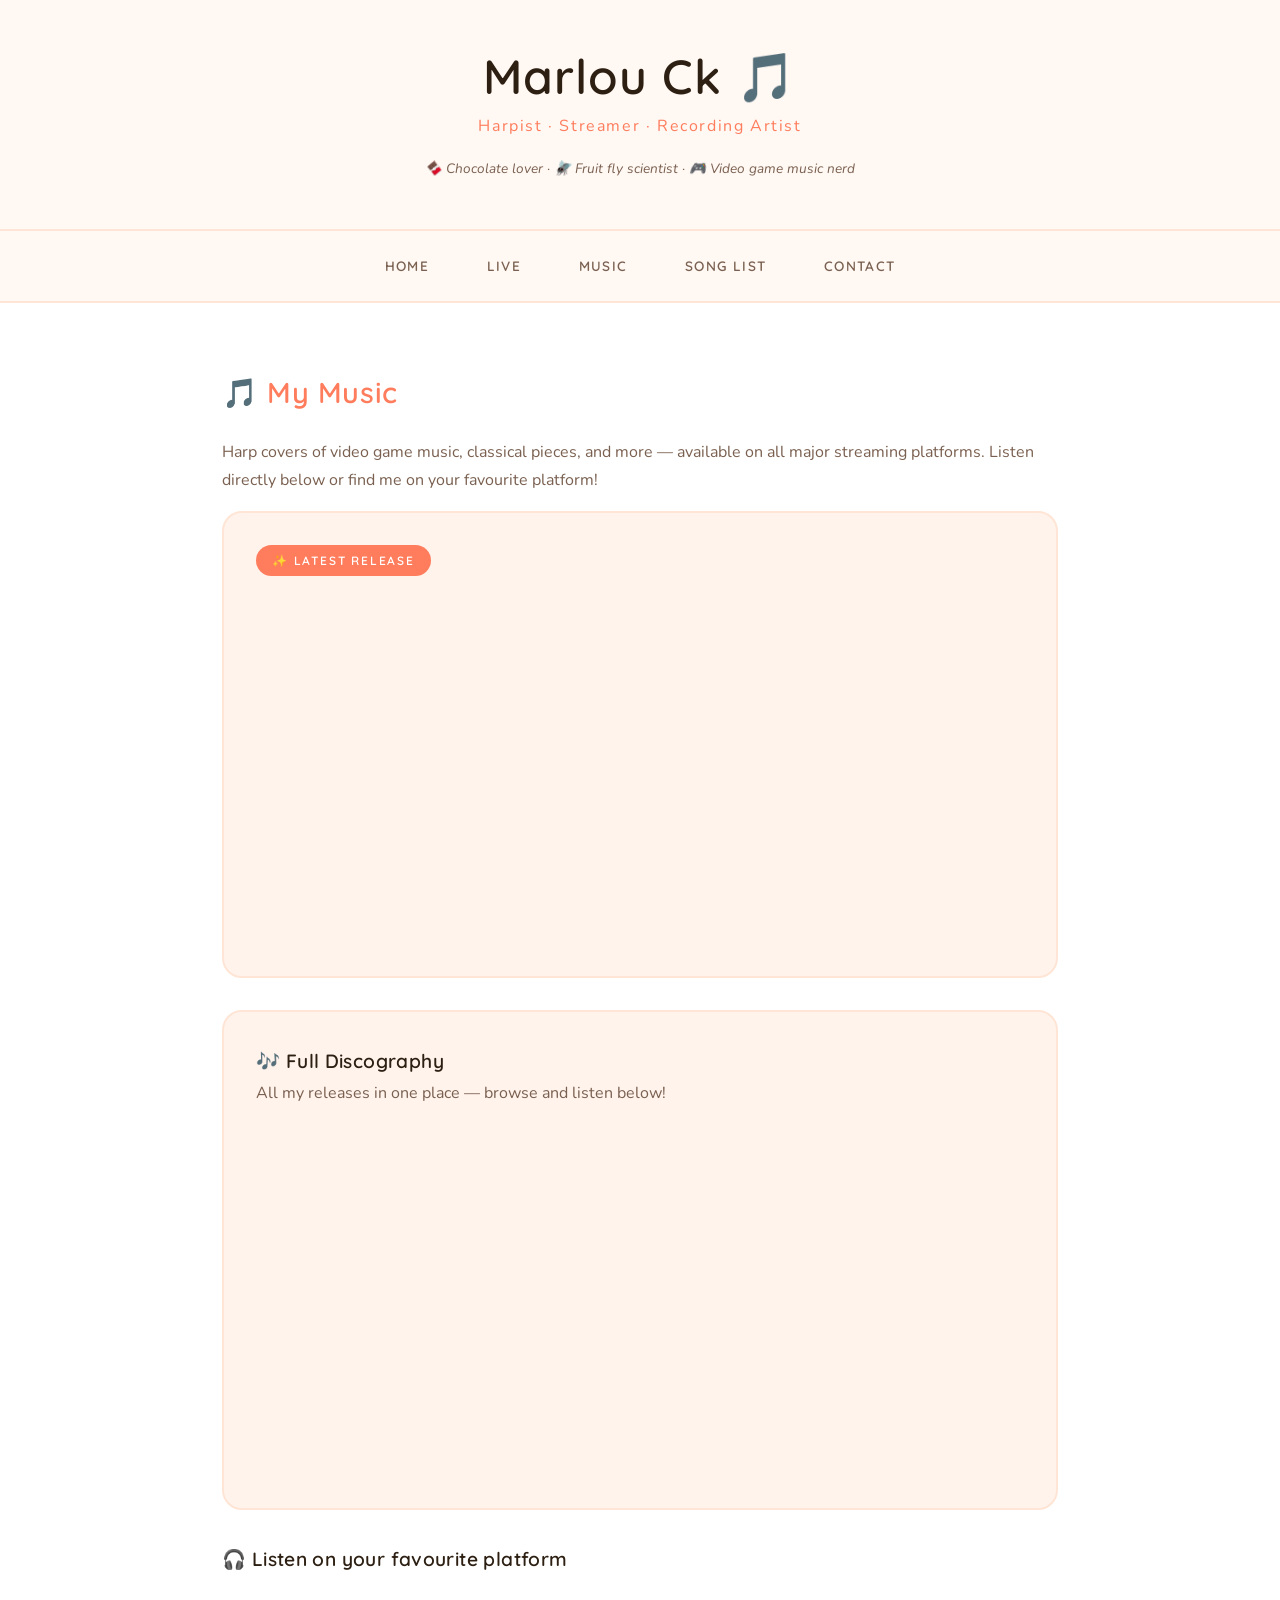
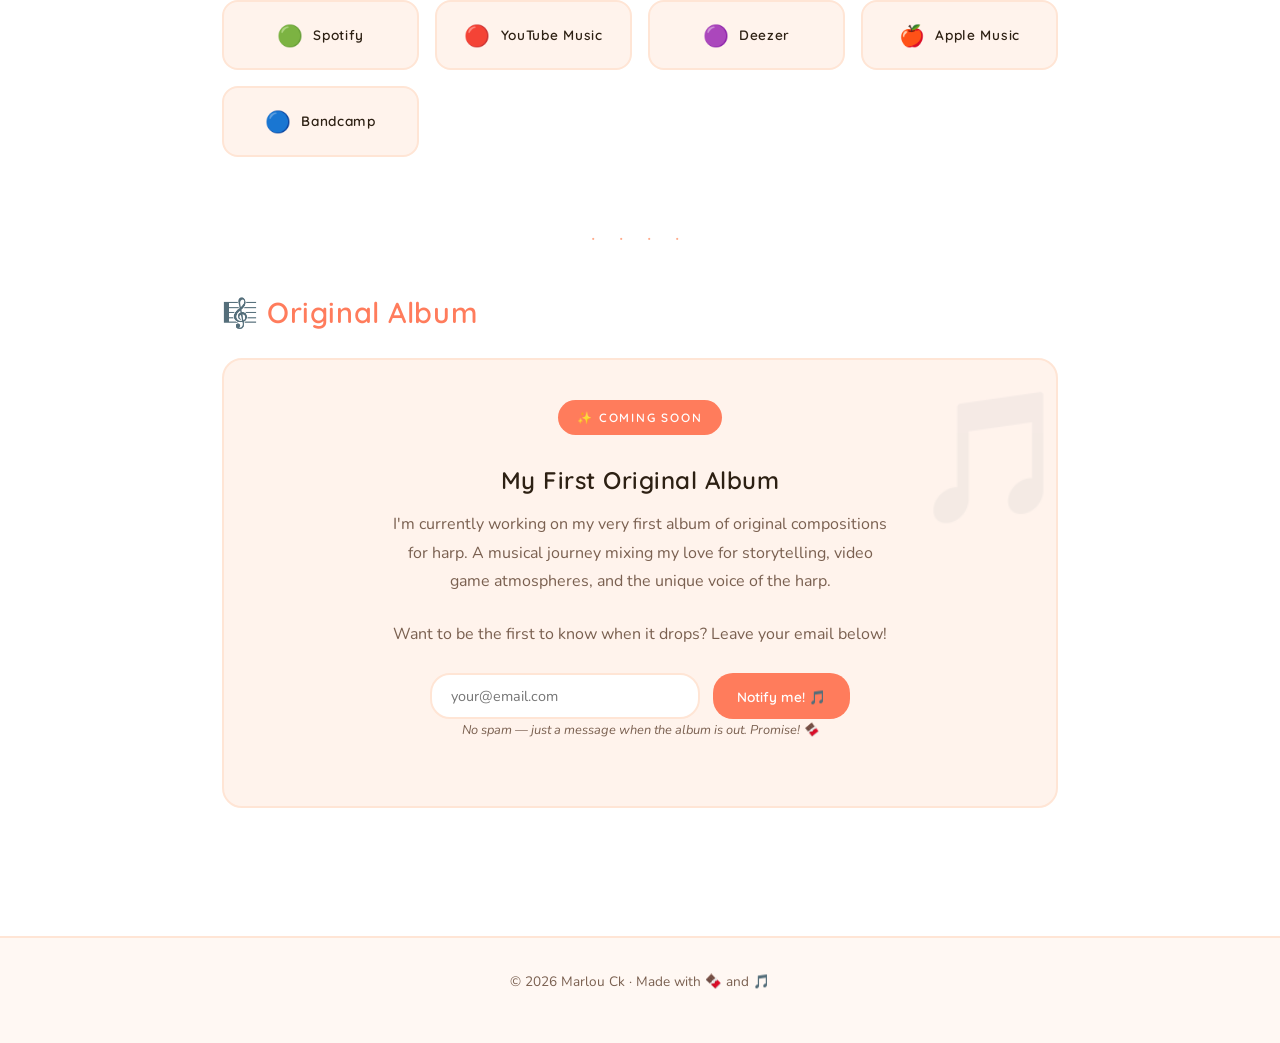
<file: music.html>
<!DOCTYPE html>
<html lang="en">
<head>
    <meta charset="UTF-8">
    <meta name="viewport" content="width=device-width, initial-scale=1.0">
    <title>Music — Marlou Ck</title>
    <link rel="stylesheet" href="style.css">
    <style>
        .featured-release {
            background-color: var(--bg-card);
            border: 2px solid var(--border);
            border-radius: 20px;
            padding: 2rem;
            margin-bottom: 2rem;
        }

        .featured-label {
            display: inline-block;
            background-color: var(--coral);
            color: white;
            font-family: 'Quicksand', sans-serif;
            font-weight: 600;
            font-size: 0.75rem;
            letter-spacing: 0.15em;
            text-transform: uppercase;
            padding: 0.3rem 1rem;
            border-radius: 20px;
            margin-bottom: 1rem;
        }

        .featured-release iframe {
            width: 100%;
            border-radius: 12px;
            border: none;
            display: block;
        }

        .full-catalog {
            background-color: var(--bg-card);
            border: 2px solid var(--border);
            border-radius: 20px;
            padding: 2rem;
            margin-bottom: 2rem;
        }

        .full-catalog iframe {
            width: 100%;
            border-radius: 12px;
            border: none;
            display: block;
        }

        .platforms-grid {
            display: grid;
            grid-template-columns: repeat(auto-fit, minmax(160px, 1fr));
            gap: 1rem;
            margin-top: 1.5rem;
        }

        .platform-btn {
            display: flex;
            align-items: center;
            justify-content: center;
            gap: 0.6rem;
            padding: 0.9rem 1rem;
            border-radius: 16px;
            border: 2px solid var(--border);
            background-color: var(--bg-card);
            color: var(--text-primary);
            font-family: 'Quicksand', sans-serif;
            font-weight: 600;
            font-size: 0.85rem;
            letter-spacing: 0.05em;
            transition: all 0.3s ease;
            text-align: center;
        }

        .platform-btn:hover {
            border-color: var(--coral);
            color: var(--coral);
            transform: translateY(-3px);
        }

        .platform-icon {
            font-size: 1.3rem;
        }

        .album-teaser {
            background-color: var(--bg-card);
            border: 2px solid var(--border);
            border-radius: 20px;
            padding: 2.5rem;
            text-align: center;
            position: relative;
            overflow: hidden;
        }

        .album-teaser::before {
            content: '🎵';
            position: absolute;
            font-size: 8rem;
            opacity: 0.06;
            top: -1rem;
            right: -1rem;
        }

        .album-teaser h3 {
            font-family: 'Quicksand', sans-serif;
            font-size: 1.5rem;
            color: var(--text-primary);
            margin-bottom: 0.5rem;
        }

        .album-teaser p {
            max-width: 500px;
            margin: 0 auto 1.5rem;
        }

        .coming-soon-badge {
            display: inline-block;
            background-color: var(--coral);
            color: white;
            font-family: 'Quicksand', sans-serif;
            font-weight: 600;
            font-size: 0.75rem;
            letter-spacing: 0.15em;
            text-transform: uppercase;
            padding: 0.4rem 1.2rem;
            border-radius: 20px;
            margin-bottom: 1.5rem;
        }

        .newsletter-form {
            display: flex;
            gap: 0.8rem;
            max-width: 420px;
            margin: 0 auto;
            flex-wrap: wrap;
            justify-content: center;
        }

        .newsletter-form input {
            flex: 1;
            min-width: 200px;
            padding: 0.7rem 1.2rem;
            border-radius: 20px;
            border: 2px solid var(--border);
            background-color: white;
            font-family: 'Nunito', sans-serif;
            font-size: 0.9rem;
            color: var(--text-primary);
            outline: none;
            transition: border-color 0.3s ease;
        }

        .newsletter-form input:focus {
            border-color: var(--coral);
        }

        .newsletter-form button {
            padding: 0.7rem 1.5rem;
            border-radius: 20px;
            border: none;
            background-color: var(--coral);
            color: white;
            font-family: 'Quicksand', sans-serif;
            font-weight: 600;
            font-size: 0.85rem;
            cursor: pointer;
            transition: background-color 0.3s ease;
        }

        .newsletter-form button:hover {
            background-color: var(--coral-light);
        }

        .releases-note {
            font-size: 0.8rem;
            color: var(--text-secondary);
            font-style: italic;
            margin-top: 0.5rem;
            margin-bottom: 0;
            text-align: center;
        }
    </style>
</head>
<body>

    <header>
        <h1>Marlou Ck 🎵</h1>
        <p class="header-tagline">Harpist · Streamer · Recording Artist</p>
        <p class="header-fun">🍫 Chocolate lover · 🪰 Fruit fly scientist · 🎮 Video game music nerd</p>
    </header>

    <nav>
        <a href="index.html">Home</a>
        <a href="live.html">Live</a>
        <a href="music.html">Music</a>
        <a href="songlist.html">Song List</a>
        <a href="contact.html">Contact</a>
    </nav>

    <main>

        <section>
            <h2>🎵 My Music</h2>
            <p>Harp covers of video game music, classical pieces, and more —
            available on all major streaming platforms.
            Listen directly below or find me on your favourite platform!</p>

            <!-- Featured latest release -->
            <div class="featured-release">
                <span class="featured-label">✨ Latest Release</span>
                <iframe
                    src="https://open.spotify.com/embed/album/74I8V5na7h6Eot4NCfqEUh?utm_source=generator&theme=0"
                    height="352"
                    allowfullscreen
                    allow="autoplay; clipboard-write; encrypted-media; fullscreen; picture-in-picture"
                    loading="lazy">
                </iframe>
            </div>

            <!-- Full catalog -->
            <div class="full-catalog">
                <h3>🎶 Full Discography</h3>
                <p>All my releases in one place — browse and listen below!</p>
                <iframe
                    src="https://open.spotify.com/embed/artist/2DEO9WFC7Q2XGQTODtLZ65?utm_source=generator&theme=0"
                    height="352"
                    allowfullscreen
                    allow="autoplay; clipboard-write; encrypted-media; fullscreen; picture-in-picture"
                    loading="lazy">
                </iframe>
            </div>

            <!-- Streaming platform links -->
            <h3>🎧 Listen on your favourite platform</h3>
            <div class="platforms-grid">
                <a href="https://open.spotify.com/intl-fr/artist/2DEO9WFC7Q2XGQTODtLZ65"
                   target="_blank" class="platform-btn">
                    <span class="platform-icon">🟢</span> Spotify
                </a>
                <a href="https://music.youtube.com/channel/UChy4dOtj5rdLSZr50KbPjzA"
                   target="_blank" class="platform-btn">
                    <span class="platform-icon">🔴</span> YouTube Music
                </a>
                <a href="https://www.deezer.com/fr/artist/139479452"
                   target="_blank" class="platform-btn">
                    <span class="platform-icon">🟣</span> Deezer
                </a>
                <a href="https://music.apple.com/fr/artist/marlouck/1576749530"
                   target="_blank" class="platform-btn">
                    <span class="platform-icon">🍎</span> Apple Music
                </a>
                <a href="https://marlouck.bandcamp.com/"
                   target="_blank" class="platform-btn">
                    <span class="platform-icon">🔵</span> Bandcamp
                </a>
            </div>
        </section>

        <div class="divider">· · · ·</div>

        <!-- Album teaser section -->
        <section>
            <h2>🎼 Original Album</h2>
            <div class="album-teaser">
                <span class="coming-soon-badge">✨ Coming Soon</span>
                <h3>My First Original Album</h3>
                <p>I'm currently working on my very first album of original
                compositions for harp. A musical journey mixing my love for
                storytelling, video game atmospheres, and the unique voice
                of the harp.</p>
                <p>Want to be the first to know when it drops?
                Leave your email below!</p>
                <form class="newsletter-form" id="newsletter-form">
                    <input type="email" id="newsletter-email" 
                        placeholder="your@email.com" required />
                    <button type="submit" id="newsletter-btn">
                        Notify me! 🎵
                    </button>
                </form>
                <p class="releases-note">No spam — just a message when the album is out. Promise! 🍫</p>
            </div>
        </section>

    </main>

    <footer>
        <p>© 2026 Marlou Ck · Made with 🍫 and 🎵</p>
    </footer>

    <script>
        document.addEventListener('DOMContentLoaded', function() {
            var form = document.getElementById('newsletter-form');
            if (form) {
                form.addEventListener('submit', function(e) {
                    e.preventDefault();
                    var email = document.getElementById('newsletter-email').value.trim();
                    var btn = document.getElementById('newsletter-btn');

                    if (!email) return;

                    btn.textContent = 'Sending...';
                    btn.disabled = true;

                    fetch('https://api.marlouck.com/api/newsletter/subscribe', {
                        method: 'POST',
                        headers: { 'Content-Type': 'application/json' },
                        body: JSON.stringify({ email: email })
                    })
                    .then(function(res) { return res.json(); })
                    .then(function(data) {
                        if (data.success) {
                            btn.textContent = '✅ You\'re on the list!';
                            btn.style.backgroundColor = '#4CAF50';
                            document.getElementById('newsletter-email').disabled = true;
                        } else {
                            btn.textContent = 'Try again!';
                            btn.disabled = false;
                        }
                    })
                    .catch(function() {
                        btn.textContent = 'Try again!';
                        btn.disabled = false;
                    });
                });
            }
        });
    </script>

</body>
</html>
</file>
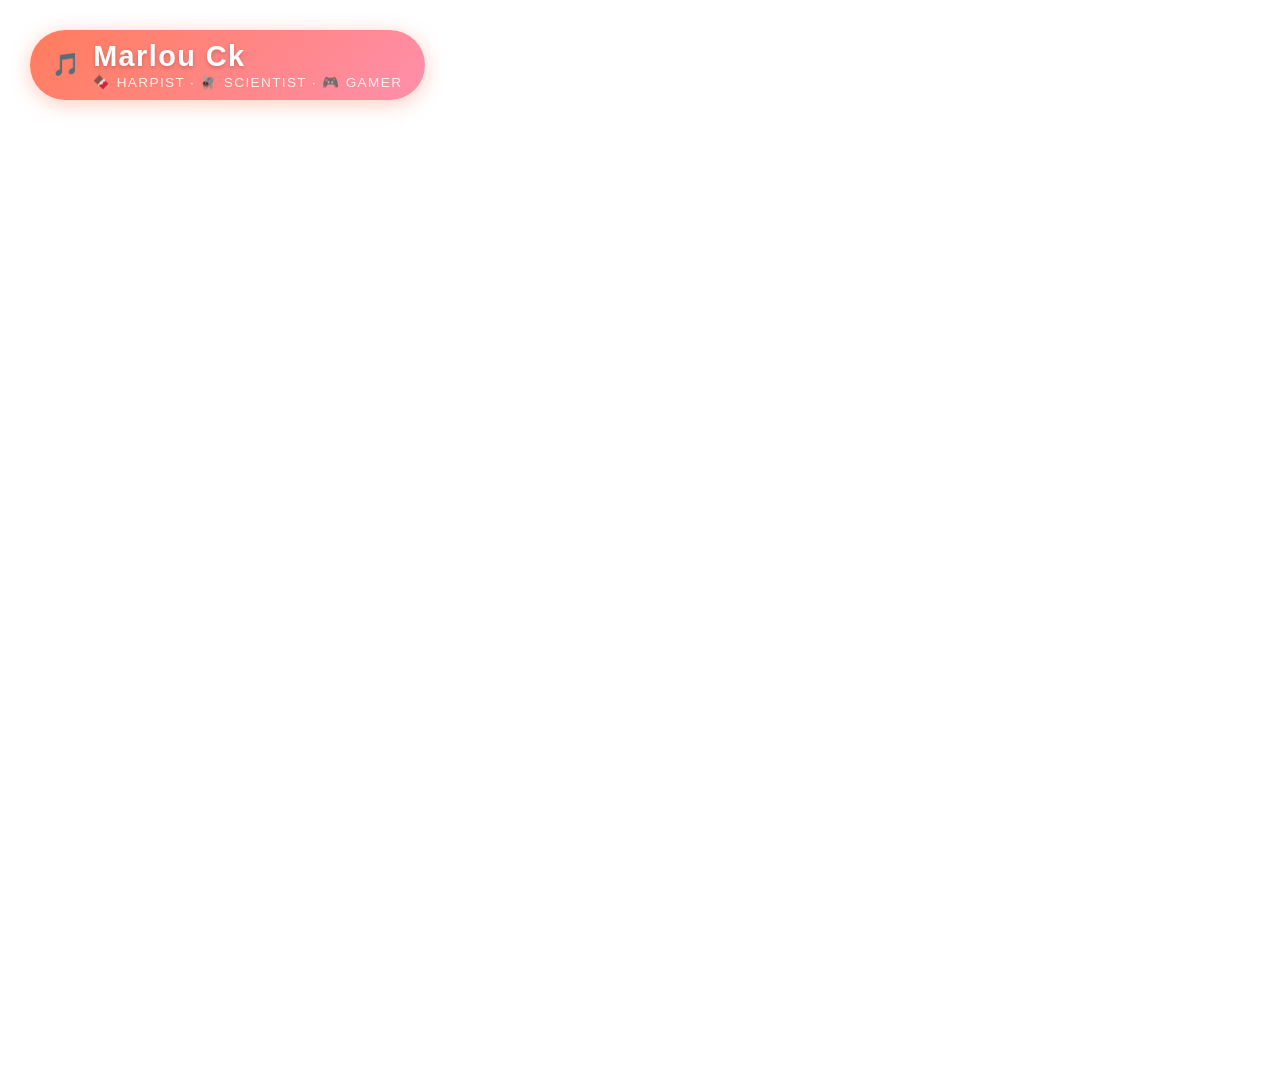
<file: overlay.html>
<!DOCTYPE html>
<html lang="en">
<head>
    <meta charset="UTF-8">
    <meta name="viewport" content="width=device-width, initial-scale=1.0">
    <title>Stream Overlay</title>
    <style>
        * {
            margin: 0;
            padding: 0;
            box-sizing: border-box;
        }

        body {
            background: transparent;
            font-family: 'Segoe UI', sans-serif;
            width: 1920px;
            height: 1080px;
            overflow: hidden;
        }

        /* ============================================
           NAME/LOGO — TOP LEFT
           ============================================ */

        .stream-logo {
            position: fixed;
            top: 30px;
            left: 30px;
            display: flex;
            align-items: center;
            gap: 0.8rem;
            background: linear-gradient(135deg, #ff7c5c, #ff8fab);
            border-radius: 50px;
            padding: 0.6rem 1.4rem;
            box-shadow: 0 4px 20px rgba(255, 124, 92, 0.4);
            animation: fadeInDown 0.8s ease forwards;
        }

        @keyframes fadeInDown {
            from {
                transform: translateY(-20px);
                opacity: 0;
            }
            to {
                transform: translateY(0);
                opacity: 1;
            }
        }

        .stream-logo-name {
            font-family: 'Segoe UI', sans-serif;
            font-size: 1.8rem;
            font-weight: 700;
            color: white;
            letter-spacing: 0.05em;
            text-shadow: 0 2px 4px rgba(0,0,0,0.2);
        }

        .stream-logo-emoji {
            font-size: 1.4rem;
        }

        .stream-logo-tagline {
            font-size: 0.85rem;
            color: rgba(255,255,255,0.85);
            letter-spacing: 0.1em;
            text-transform: uppercase;
            margin-top: 0.1rem;
        }

        .songs-container {
            position: fixed;
            bottom: 30px;
            left: 30px;
            width: 380px;
        }

        .song-card {
            background: linear-gradient(135deg, #ff7c5c, #ff8fab);
            border-radius: 16px;
            padding: 1rem 1.2rem;
            margin-bottom: 0.5rem;
            box-shadow: 0 4px 20px rgba(255, 124, 92, 0.4);
            transform: translateX(-450px);
            opacity: 0;
            transition: transform 0.5s cubic-bezier(0.34, 1.56, 0.64, 1),
                        opacity 0.5s ease;
        }

        .song-card.visible {
            transform: translateX(0);
            opacity: 1;
        }

        .song-card.next-card {
            background: linear-gradient(135deg, #ff8fab, #ffaa8a);
            box-shadow: 0 4px 20px rgba(255, 143, 171, 0.4);
            transition-delay: 0.1s;
        }

        .card-label {
            font-size: 0.85rem;
            font-weight: 700;
            letter-spacing: 0.15em;
            text-transform: uppercase;
            color: rgba(255, 255, 255, 0.8);
            margin-bottom: 0.3rem;
        }

        .song-title {
            font-size: 1.3rem;
            font-weight: 700;
            color: white;
            margin-bottom: 0.1rem;
            white-space: nowrap;
            overflow: hidden;
            text-overflow: ellipsis;
        }

        .song-artist {
            font-size: 1rem;
            color: rgba(255, 255, 255, 0.85);
            margin-bottom: 0.2rem;
            white-space: nowrap;
            overflow: hidden;
            text-overflow: ellipsis;
        }

        .song-requester {
            font-size: 0.9rem;
            color: rgba(255, 255, 255, 0.7);
            font-style: italic;
            white-space: nowrap;
            overflow: hidden;
            text-overflow: ellipsis;
        }

        .no-requests {
            background: rgba(255, 124, 92, 0.85);
            border-radius: 16px;
            padding: 0.8rem 1.2rem;
            transform: translateX(-450px);
            opacity: 0;
            transition: transform 0.5s cubic-bezier(0.34, 1.56, 0.64, 1),
                        opacity 0.5s ease;
        }

        .no-requests.visible {
            transform: translateX(0);
            opacity: 1;
        }

        .no-requests p {
            font-size: 0.85rem;
            color: white;
            font-weight: 600;
        }

        /* ============================================
           KO-FI ALERT — CENTER SCREEN
           ============================================ */

        .kofi-alert {
            position: fixed;
            top: 50%;
            left: 50%;
            transform: translate(-50%, -50%) scale(0);
            width: 500px;
            background: linear-gradient(135deg, #ff7c5c, #ffcc66);
            border-radius: 24px;
            padding: 2rem 2.5rem;
            text-align: center;
            box-shadow: 0 8px 40px rgba(255, 124, 92, 0.6);
            opacity: 0;
            transition: transform 0.5s cubic-bezier(0.34, 1.56, 0.64, 1),
                        opacity 0.4s ease;
            z-index: 999;
        }

        .kofi-alert.visible {
            transform: translate(-50%, -50%) scale(1);
            opacity: 1;
        }

        .kofi-alert-emoji {
            font-size: 3.5rem;
            display: block;
            margin-bottom: 0.5rem;
            animation: bounce 0.6s ease infinite alternate;
        }

        @keyframes bounce {
            from { transform: translateY(0); }
            to { transform: translateY(-10px); }
        }

        .kofi-alert-title {
            font-size: 1.6rem;
            font-weight: 700;
            color: white;
            margin-bottom: 0.3rem;
            text-shadow: 0 2px 4px rgba(0,0,0,0.2);
        }

        .kofi-alert-amount {
            font-size: 2rem;
            font-weight: 700;
            color: white;
            margin-bottom: 0.5rem;
            text-shadow: 0 2px 4px rgba(0,0,0,0.2);
        }

        .kofi-alert-message {
            font-size: 0.95rem;
            color: rgba(255,255,255,0.9);
            font-style: italic;
            margin-top: 0.5rem;
        }

        .kofi-alert-name {
            font-size: 1.1rem;
            color: rgba(255,255,255,0.95);
            font-weight: 600;
        }

        /* ============================================
           GOAL OVERLAY — BOTTOM RIGHT
           ============================================ */

        .goal-container {
            position: fixed;
            bottom: 30px;
            right: 30px;
            width: 340px;
            transform: translateX(400px);
            opacity: 0;
            transition: transform 0.5s cubic-bezier(0.34, 1.56, 0.64, 1),
                        opacity 0.5s ease;
        }

        .goal-container.visible {
            transform: translateX(0);
            opacity: 1;
        }

        .goal-card {
            background: linear-gradient(135deg, #ff7c5c, #ffaa8a);
            border-radius: 16px;
            padding: 1rem 1.2rem;
            box-shadow: 0 4px 20px rgba(255, 124, 92, 0.4);
        }

        .goal-label {
            font-size: 0.65rem;
            font-weight: 700;
            letter-spacing: 0.15em;
            text-transform: uppercase;
            color: rgba(255, 255, 255, 0.8);
            margin-bottom: 0.4rem;
        }

        .goal-title {
            font-size: 0.9rem;
            font-weight: 700;
            color: white;
            margin-bottom: 0.6rem;
            white-space: nowrap;
            overflow: hidden;
            text-overflow: ellipsis;
        }

        .goal-bar-bg {
            background: rgba(255, 255, 255, 0.3);
            border-radius: 20px;
            height: 12px;
            margin-bottom: 0.4rem;
            overflow: hidden;
        }

        .goal-bar-fill {
            height: 100%;
            background: white;
            border-radius: 20px;
            transition: width 1s ease;
        }

        .goal-amounts {
            display: flex;
            justify-content: space-between;
            align-items: center;
        }

        .goal-current {
            font-size: 0.85rem;
            font-weight: 700;
            color: white;
        }

        .goal-target {
            font-size: 0.75rem;
            color: rgba(255, 255, 255, 0.75);
        }

        .goal-percent {
            font-size: 0.75rem;
            font-weight: 700;
            color: rgba(255, 255, 255, 0.9);
        }

        .kofi-link {
            font-size: 0.7rem;
            color: rgba(255, 255, 255, 0.75);
            text-align: center;
            margin-top: 0.4rem;
            display: block;
        }
    </style>
</head>
<body>
    
    <!-- Name/Logo — Top Left -->
    <div class="stream-logo">
        <span class="stream-logo-emoji">🎵</span>
        <div>
            <div class="stream-logo-name">Marlou Ck</div>
            <div class="stream-logo-tagline">🍫 Harpist · 🪰 Scientist · 🎮 Gamer</div>
        </div>
    </div>

    <!-- Song Overlay — Bottom Left -->
    <div class="songs-container">
        <div class="song-card" id="current-card">
            <p class="card-label">🎵 Now Playing</p>
            <p class="song-title" id="current-title">—</p>
            <p class="song-artist" id="current-artist">—</p>
            <p class="song-requester" id="current-requester"></p>
        </div>
        <div class="song-card next-card" id="next-card">
            <p class="card-label">⏭️ Up Next</p>
            <p class="song-title" id="next-title">—</p>
            <p class="song-artist" id="next-artist">—</p>
            <p class="song-requester" id="next-requester"></p>
        </div>
        <div class="no-requests" id="no-requests">
            <p>🎵 No requests yet — visit marlouck.com/live!</p>
        </div>
    </div>

    <!-- Ko-fi Alert — Center Screen -->
    <div class="kofi-alert" id="kofi-alert">
        <span class="kofi-alert-emoji">☕</span>
        <p class="kofi-alert-title">Thank you!</p>
        <p class="kofi-alert-name" id="kofi-alert-name">Someone</p>
        <p class="kofi-alert-amount" id="kofi-alert-amount">€0</p>
        <p class="kofi-alert-message" id="kofi-alert-message"></p>
    </div>

    <!-- Goal Overlay — Bottom Right -->
    <div class="goal-container" id="goal-container">
        <div class="goal-card">
            <p class="goal-label">☕ Ko-fi Goal</p>
            <p class="goal-title" id="goal-title">Loading...</p>
            <div class="goal-bar-bg">
                <div class="goal-bar-fill" id="goal-bar" style="width: 0%"></div>
            </div>
            <div class="goal-amounts">
                <span class="goal-current" id="goal-current">€0</span>
                <span class="goal-percent" id="goal-percent">0%</span>
                <span class="goal-target" id="goal-target">of €0</span>
            </div>
            <span class="kofi-link">Support at ko-fi.com/marlouck_harp ☕</span>
        </div>
    </div>

    <script>
        var API = 'https://api.marlouck.com';
        var params = new URLSearchParams(window.location.search);
        var SECRET = params.get('secret') || '';

        // ============================================
        // SONG REQUESTS
        // ============================================

        var currentCard = document.getElementById('current-card');
        var nextCard = document.getElementById('next-card');
        var noRequests = document.getElementById('no-requests');

        function hideSongs() {
            currentCard.classList.remove('visible');
            nextCard.classList.remove('visible');
            noRequests.classList.remove('visible');
        }

        function updateSongs() {
            fetch(API + '/api/requests?secret=' + SECRET)
                .then(function(res) { return res.json(); })
                .then(function(requests) {
                    hideSongs();

                    if (!requests.length) {
                        setTimeout(function() {
                            noRequests.classList.add('visible');
                        }, 100);
                        return;
                    }

                    var current = requests[0];
                    document.getElementById('current-title').textContent =
                        current.song_title;
                    document.getElementById('current-artist').textContent =
                        'by ' + current.song_artist;
                    document.getElementById('current-requester').textContent =
                        'Requested by ' + current.requester_name +
                        (current.message ? ' · "' + current.message + '"' : '');

                    setTimeout(function() {
                        currentCard.classList.add('visible');
                    }, 100);

                    if (requests.length > 1) {
                        var next = requests[1];
                        document.getElementById('next-title').textContent =
                            next.song_title;
                        document.getElementById('next-artist').textContent =
                            'by ' + next.song_artist;
                        document.getElementById('next-requester').textContent =
                            'Requested by ' + next.requester_name;
                        setTimeout(function() {
                            nextCard.classList.add('visible');
                        }, 200);
                    }
                })
                .catch(function() {
                    console.log('Could not fetch requests');
                });
        }

        // ============================================
        // KO-FI ALERTS
        // ============================================

        var shownAlerts = [];

        function checkKofiAlerts() {
            fetch(API + '/api/kofi/alerts')
                .then(function(res) { return res.json(); })
                .then(function(alerts) {
                    alerts.forEach(function(alert) {
                        if (shownAlerts.indexOf(alert.id) !== -1) return;
                        shownAlerts.push(alert.id);
                        showKofiAlert(alert);
                    });
                })
                .catch(function() {});
        }

        function showKofiAlert(alert) {
            var el = document.getElementById('kofi-alert');
            var emoji = alert.type === 'Subscription' ? '⭐' :
                        alert.type === 'Shop Order' ? '🛒' : '☕';

            el.querySelector('.kofi-alert-emoji').textContent = emoji;
            document.getElementById('kofi-alert-name').textContent =
                alert.name + ' just supported!';
            document.getElementById('kofi-alert-amount').textContent =
                alert.currency + ' ' + alert.amount;
            document.getElementById('kofi-alert-message').textContent =
                alert.message ? '"' + alert.message + '"' : '';

            el.classList.add('visible');

            setTimeout(function() {
                el.classList.remove('visible');
            }, 6000);
        }

        checkKofiAlerts();
        setInterval(checkKofiAlerts, 5000);

        // ============================================
        // KO-FI GOAL
        // ============================================

        function updateGoal() {
            fetch(API + '/api/goal')
                .then(function(res) { return res.json(); })
                .then(function(data) {
                    var percent = Math.min(
                        Math.round((data.current / data.target) * 100), 100
                    );

                    document.getElementById('goal-title').textContent = data.title;
                    document.getElementById('goal-current').textContent =
                        '€' + data.current;
                    document.getElementById('goal-target').textContent =
                        'of €' + data.target;
                    document.getElementById('goal-percent').textContent =
                        percent + '%';

                    setTimeout(function() {
                        document.getElementById('goal-bar').style.width = percent + '%';
                    }, 300);

                    document.getElementById('goal-container').classList.add('visible');
                })
                .catch(function() {
                    console.log('Could not fetch goal');
                });
        }

        // ============================================
        // START
        // ============================================

        updateSongs();
        updateGoal();
        setInterval(updateSongs, 10000);
        setInterval(updateGoal, 30000);

    </script>

</body>
</html>
</file>
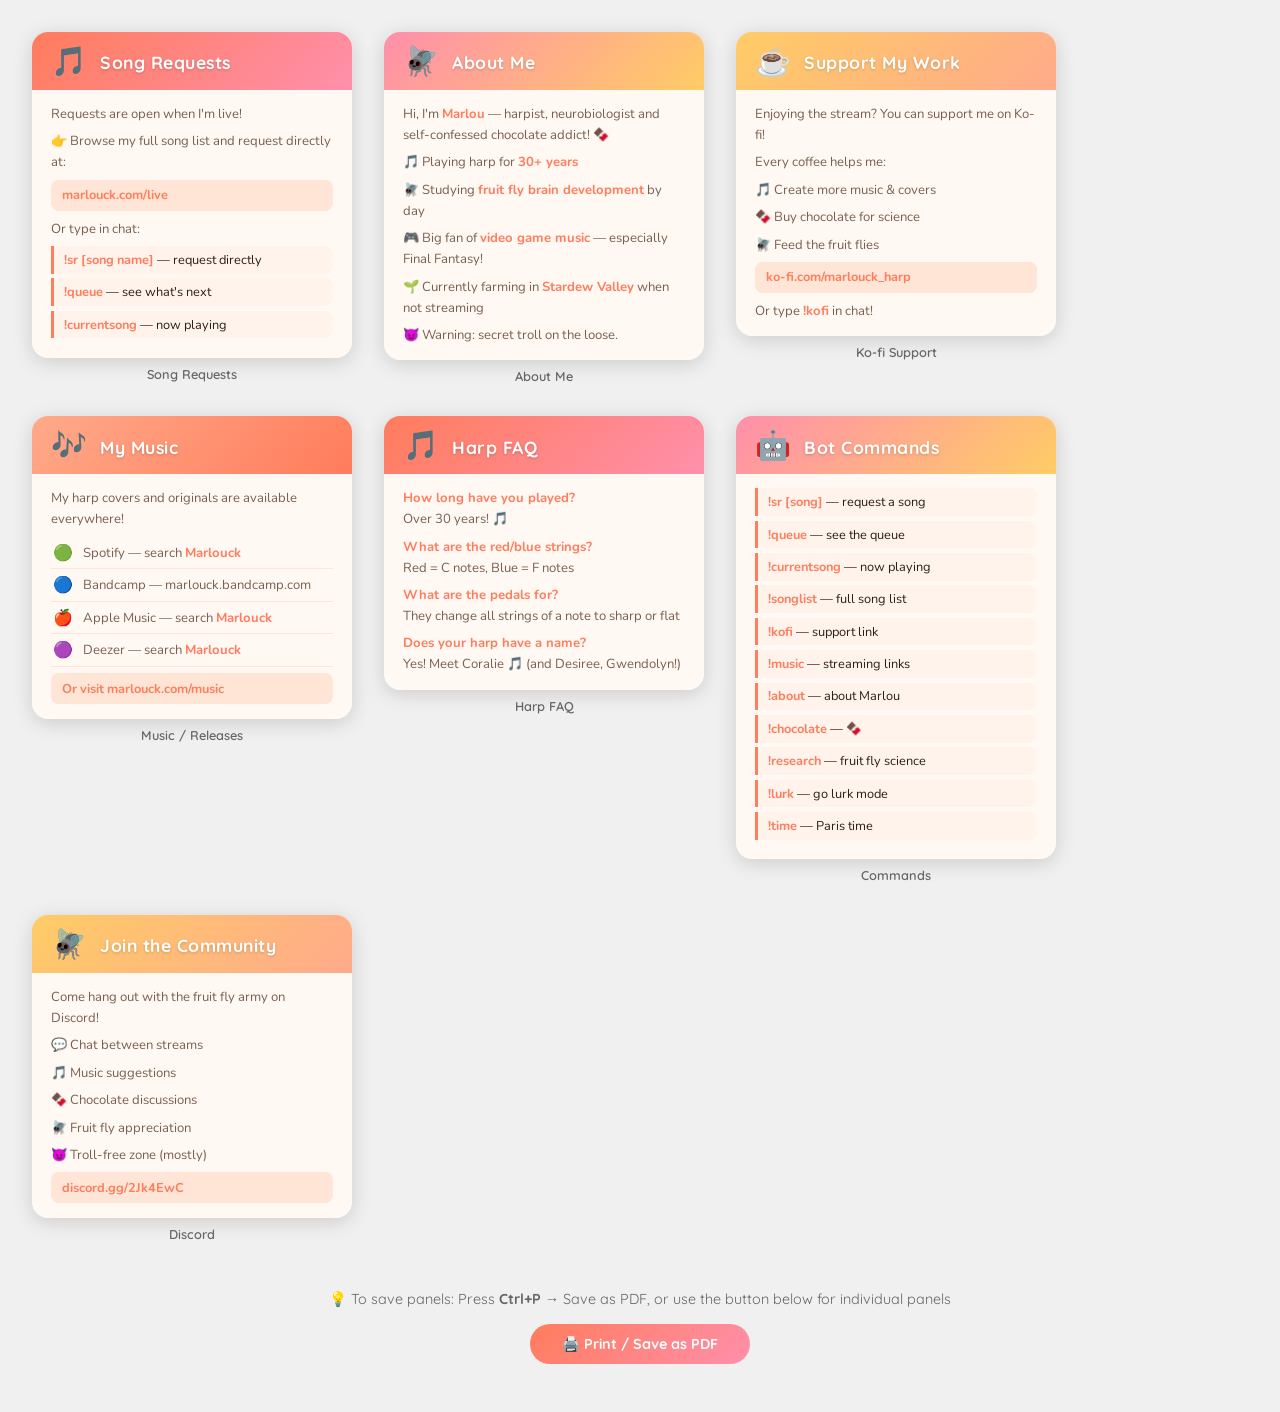
<file: panels.html>
<!DOCTYPE html>
<html lang="en">
<head>
    <meta charset="UTF-8">
    <title>Twitch Panels — Marlou Ck</title>
    <style>
        @import url('https://fonts.googleapis.com/css2?family=Nunito:wght@400;600;700&family=Quicksand:wght@600;700&display=swap');

        * { margin: 0; padding: 0; box-sizing: border-box; }

        body {
            background: #f0f0f0;
            font-family: 'Nunito', sans-serif;
            padding: 2rem;
            display: flex;
            flex-wrap: wrap;
            gap: 2rem;
        }

        .panel-wrapper {
            display: flex;
            flex-direction: column;
            align-items: center;
            gap: 0.5rem;
        }

        .panel-label {
            font-family: 'Quicksand', sans-serif;
            font-size: 0.8rem;
            color: #666;
            font-weight: 600;
        }

        .panel {
            width: 320px;
            border-radius: 16px;
            overflow: hidden;
            box-shadow: 0 4px 20px rgba(0,0,0,0.15);
        }

        .panel-header {
            padding: 1rem 1.2rem 0.8rem;
            display: flex;
            align-items: center;
            gap: 0.8rem;
        }

        .panel-emoji {
            font-size: 1.8rem;
            line-height: 1;
        }

        .panel-title {
            font-family: 'Quicksand', sans-serif;
            font-weight: 700;
            font-size: 1.1rem;
            color: white;
            letter-spacing: 0.03em;
            text-shadow: 0 1px 3px rgba(0,0,0,0.2);
        }

        .panel-body {
            background: #fff8f3;
            padding: 0.9rem 1.2rem;
        }

        .panel-body p {
            font-size: 0.82rem;
            color: #7a6050;
            line-height: 1.6;
            margin-bottom: 0.4rem;
        }

        .panel-body p:last-child {
            margin-bottom: 0;
        }

        .panel-body strong {
            color: #ff7c5c;
            font-weight: 700;
        }

        .panel-body .highlight {
            background: #ffe5d5;
            border-radius: 8px;
            padding: 0.4rem 0.7rem;
            margin-top: 0.4rem;
            font-size: 0.8rem;
            color: #ff7c5c;
            font-weight: 700;
        }

        .panel-body .command {
            background: #fff3ec;
            border-left: 3px solid #ff7c5c;
            border-radius: 0 8px 8px 0;
            padding: 0.3rem 0.6rem;
            margin-bottom: 0.3rem;
            font-size: 0.8rem;
            color: #2d2013;
        }

        .panel-body .command span {
            color: #ff7c5c;
            font-weight: 700;
        }

        .panel-body .social-row {
            display: flex;
            align-items: center;
            gap: 0.5rem;
            padding: 0.3rem 0;
            border-bottom: 1px solid #ffe5d5;
            font-size: 0.82rem;
            color: #7a6050;
        }

        .panel-body .social-row:last-child {
            border-bottom: none;
        }

        .panel-body .social-row .icon {
            font-size: 1rem;
            width: 24px;
            text-align: center;
        }

        /* Color themes */
        .theme-coral .panel-header {
            background: linear-gradient(135deg, #ff7c5c, #ff8fab);
        }
        .theme-yellow .panel-header {
            background: linear-gradient(135deg, #ffcc66, #ffaa8a);
        }
        .theme-pink .panel-header {
            background: linear-gradient(135deg, #ff8fab, #ffcc66);
        }
        .theme-warm .panel-header {
            background: linear-gradient(135deg, #ffaa8a, #ff7c5c);
        }
    </style>
</head>
<body>

    <!-- SONG REQUESTS -->
    <div class="panel-wrapper">
        <div class="panel theme-coral">
            <div class="panel-header">
                <span class="panel-emoji">🎵</span>
                <span class="panel-title">Song Requests</span>
            </div>
            <div class="panel-body">
                <p>Requests are open when I'm live!</p>
                <p>👉 Browse my full song list and request directly at:</p>
                <div class="highlight">marlouck.com/live</div>
                <p style="margin-top:0.5rem">Or type in chat:</p>
                <div class="command"><span>!sr [song name]</span> — request directly</div>
                <div class="command"><span>!queue</span> — see what's next</div>
                <div class="command"><span>!currentsong</span> — now playing</div>
            </div>
        </div>
        <span class="panel-label">Song Requests</span>
    </div>

    <!-- ABOUT ME -->
    <div class="panel-wrapper">
        <div class="panel theme-pink">
            <div class="panel-header">
                <span class="panel-emoji">🪰</span>
                <span class="panel-title">About Me</span>
            </div>
            <div class="panel-body">
                <p>Hi, I'm <strong>Marlou</strong> — harpist, neurobiologist and self-confessed chocolate addict! 🍫</p>
                <p>🎵 Playing harp for <strong>30+ years</strong></p>
                <p>🪰 Studying <strong>fruit fly brain development</strong> by day</p>
                <p>🎮 Big fan of <strong>video game music</strong> — especially Final Fantasy!</p>
                <p>🌱 Currently farming in <strong>Stardew Valley</strong> when not streaming</p>
                <p style="margin-top:0.4rem">😈 Warning: secret troll on the loose.</p>
            </div>
        </div>
        <span class="panel-label">About Me</span>
    </div>

    <!-- KO-FI -->
    <div class="panel-wrapper">
        <div class="panel theme-yellow">
            <div class="panel-header">
                <span class="panel-emoji">☕</span>
                <span class="panel-title">Support My Work</span>
            </div>
            <div class="panel-body">
                <p>Enjoying the stream? You can support me on Ko-fi!</p>
                <p>Every coffee helps me:</p>
                <p>🎵 Create more music & covers</p>
                <p>🍫 Buy chocolate for science</p>
                <p>🪰 Feed the fruit flies</p>
                <div class="highlight">ko-fi.com/marlouck_harp</div>
                <p style="margin-top:0.5rem">Or type <strong>!kofi</strong> in chat!</p>
            </div>
        </div>
        <span class="panel-label">Ko-fi Support</span>
    </div>

    <!-- MUSIC / RELEASES -->
    <div class="panel-wrapper">
        <div class="panel theme-warm">
            <div class="panel-header">
                <span class="panel-emoji">🎶</span>
                <span class="panel-title">My Music</span>
            </div>
            <div class="panel-body">
                <p>My harp covers and originals are available everywhere!</p>
                <div class="social-row">
                    <span class="icon">🟢</span>
                    <span>Spotify — search <strong>Marlouck</strong></span>
                </div>
                <div class="social-row">
                    <span class="icon">🔵</span>
                    <span>Bandcamp — marlouck.bandcamp.com</span>
                </div>
                <div class="social-row">
                    <span class="icon">🍎</span>
                    <span>Apple Music — search <strong>Marlouck</strong></span>
                </div>
                <div class="social-row">
                    <span class="icon">🟣</span>
                    <span>Deezer — search <strong>Marlouck</strong></span>
                </div>
                <div class="highlight">Or visit marlouck.com/music</div>
            </div>
        </div>
        <span class="panel-label">Music / Releases</span>
    </div>

    <!-- HARP FAQ -->
    <div class="panel-wrapper">
        <div class="panel theme-coral">
            <div class="panel-header">
                <span class="panel-emoji">🎵</span>
                <span class="panel-title">Harp FAQ</span>
            </div>
            <div class="panel-body">
                <p><strong>How long have you played?</strong><br>Over 30 years! 🎵</p>
                <p style="margin-top:0.4rem"><strong>What are the red/blue strings?</strong><br>Red = C notes, Blue = F notes</p>
                <p style="margin-top:0.4rem"><strong>What are the pedals for?</strong><br>They change all strings of a note to sharp or flat</p>
                <p style="margin-top:0.4rem"><strong>Does your harp have a name?</strong><br>Yes! Meet Coralie 🎵 (and Desiree, Gwendolyn!)</p>
            </div>
        </div>
        <span class="panel-label">Harp FAQ</span>
    </div>

    <!-- COMMANDS -->
    <div class="panel-wrapper">
        <div class="panel theme-pink">
            <div class="panel-header">
                <span class="panel-emoji">🤖</span>
                <span class="panel-title">Bot Commands</span>
            </div>
            <div class="panel-body">
                <div class="command"><span>!sr [song]</span> — request a song</div>
                <div class="command"><span>!queue</span> — see the queue</div>
                <div class="command"><span>!currentsong</span> — now playing</div>
                <div class="command"><span>!songlist</span> — full song list</div>
                <div class="command"><span>!kofi</span> — support link</div>
                <div class="command"><span>!music</span> — streaming links</div>
                <div class="command"><span>!about</span> — about Marlou</div>
                <div class="command"><span>!chocolate</span> — 🍫</div>
                <div class="command"><span>!research</span> — fruit fly science</div>
                <div class="command"><span>!lurk</span> — go lurk mode</div>
                <div class="command"><span>!time</span> — Paris time</div>
            </div>
        </div>
        <span class="panel-label">Commands</span>
    </div>

    <!-- DISCORD -->
    <div class="panel-wrapper">
        <div class="panel theme-yellow">
            <div class="panel-header">
                <span class="panel-emoji">🪰</span>
                <span class="panel-title">Join the Community</span>
            </div>
            <div class="panel-body">
                <p>Come hang out with the fruit fly army on Discord!</p>
                <p>💬 Chat between streams</p>
                <p>🎵 Music suggestions</p>
                <p>🍫 Chocolate discussions</p>
                <p>🪰 Fruit fly appreciation</p>
                <p>😈 Troll-free zone (mostly)</p>
                <div class="highlight">discord.gg/2Jk4EwC</div>
            </div>
        </div>
        <span class="panel-label">Discord</span>
    </div>
<div style="width:100%; padding: 1rem; text-align: center; 
        font-family: 'Quicksand', sans-serif; color: #666; font-size: 0.9rem;">
        <p style="margin-bottom: 1rem;">💡 To save panels: Press <strong>Ctrl+P</strong> 
        → Save as PDF, or use the button below for individual panels</p>
        <button onclick="window.print()" style="
            background: linear-gradient(135deg, #ff7c5c, #ff8fab);
            color: white;
            border: none;
            border-radius: 20px;
            padding: 0.7rem 2rem;
            font-family: 'Quicksand', sans-serif;
            font-weight: 700;
            font-size: 0.9rem;
            cursor: pointer;">
            🖨️ Print / Save as PDF
        </button>
    </div>

    <style>
        @media print {
            body {
                background: white;
                padding: 1rem;
            }
            .panel-label {
                display: none;
            }
            button {
                display: none;
            }
        }
    </style>
</body>
</html>
</file>
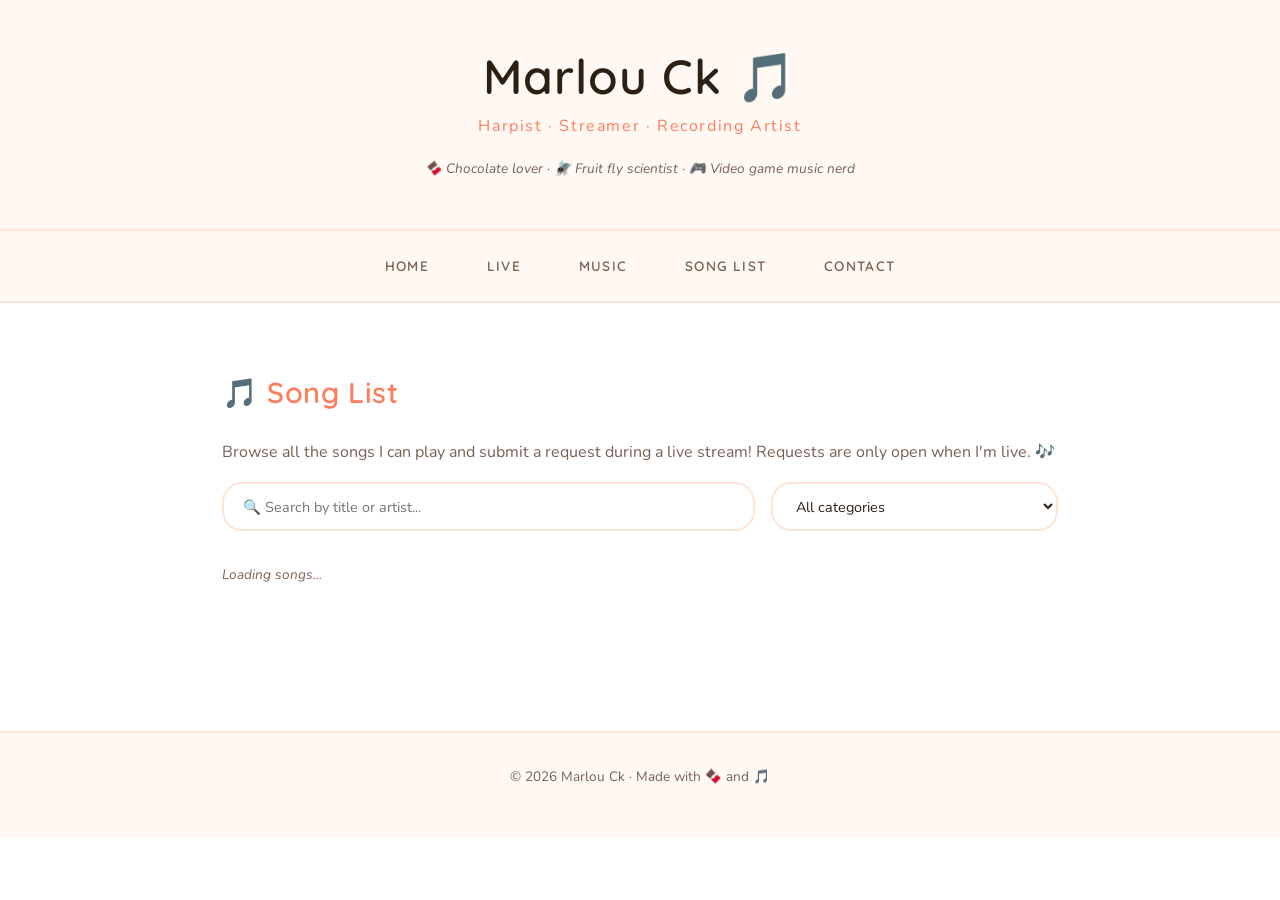
<file: songlist.html>
<!DOCTYPE html>
<html lang="en">
<head>
    <meta charset="UTF-8">
    <meta name="viewport" content="width=device-width, initial-scale=1.0">
    <title>Song List — Marlou Ck</title>
    <link rel="stylesheet" href="style.css">
    <style>
        .songlist-controls {
            display: flex;
            gap: 1rem;
            margin-bottom: 2rem;
            flex-wrap: wrap;
        }

        .search-input {
            flex: 2;
            min-width: 200px;
            padding: 0.7rem 1.2rem;
            border-radius: 20px;
            border: 2px solid var(--border);
            background-color: white;
            font-family: 'Nunito', sans-serif;
            font-size: 0.9rem;
            color: var(--text-primary);
            outline: none;
            transition: border-color 0.3s ease;
        }

        .search-input:focus {
            border-color: var(--coral);
        }

        .category-select {
            flex: 1;
            min-width: 150px;
            padding: 0.7rem 1.2rem;
            border-radius: 20px;
            border: 2px solid var(--border);
            background-color: white;
            font-family: 'Nunito', sans-serif;
            font-size: 0.9rem;
            color: var(--text-primary);
            outline: none;
            cursor: pointer;
            transition: border-color 0.3s ease;
        }

        .category-select:focus {
            border-color: var(--coral);
        }

        .songs-count {
            font-size: 0.85rem;
            color: var(--text-secondary);
            margin-bottom: 1rem;
            font-style: italic;
        }

        .song-grid {
            display: grid;
            grid-template-columns: repeat(auto-fill, minmax(280px, 1fr));
            gap: 1rem;
        }

        .song-card {
            background-color: var(--bg-card);
            border: 2px solid var(--border);
            border-radius: 16px;
            padding: 1.2rem;
            display: flex;
            flex-direction: column;
            gap: 0.5rem;
            transition: transform 0.2s ease, border-color 0.2s ease;
        }

        .song-card:hover {
            transform: translateY(-3px);
            border-color: var(--coral-light);
        }

        .song-title {
            font-family: 'Quicksand', sans-serif;
            font-weight: 600;
            font-size: 1rem;
            color: var(--text-primary);
            margin: 0;
        }

        .song-artist {
            font-size: 0.85rem;
            color: var(--text-secondary);
            margin: 0;
        }

        .song-category {
            display: inline-block;
            background-color: var(--border);
            color: var(--coral);
            font-family: 'Quicksand', sans-serif;
            font-weight: 600;
            font-size: 0.75rem;
            padding: 0.2rem 0.8rem;
            border-radius: 20px;
            align-self: flex-start;
        }

        .request-btn {
            margin-top: 0.5rem;
            padding: 0.5rem 1rem;
            border-radius: 20px;
            border: 2px solid var(--coral);
            background-color: transparent;
            color: var(--coral);
            font-family: 'Quicksand', sans-serif;
            font-weight: 600;
            font-size: 0.8rem;
            cursor: pointer;
            transition: all 0.3s ease;
            align-self: flex-start;
        }

        .request-btn:hover {
            background-color: var(--coral);
            color: white;
        }

        .request-btn:disabled {
            opacity: 0.5;
            cursor: not-allowed;
            border-color: var(--text-secondary);
            color: var(--text-secondary);
        }

        /* Modal */
        .modal-overlay {
            display: none;
            position: fixed;
            top: 0;
            left: 0;
            width: 100%;
            height: 100%;
            background-color: rgba(0,0,0,0.5);
            z-index: 1000;
            justify-content: center;
            align-items: center;
        }

        .modal-overlay.active {
            display: flex;
        }

        .modal {
            background-color: white;
            border-radius: 20px;
            padding: 2rem;
            max-width: 440px;
            width: 90%;
            position: relative;
        }

        .modal h3 {
            font-family: 'Quicksand', sans-serif;
            color: var(--text-primary);
            margin-bottom: 0.3rem;
        }

        .modal-song-info {
            font-size: 0.85rem;
            color: var(--text-secondary);
            margin-bottom: 1.5rem;
        }

        .modal-input {
            width: 100%;
            padding: 0.7rem 1rem;
            border-radius: 12px;
            border: 2px solid var(--border);
            background-color: white;
            font-family: 'Nunito', sans-serif;
            font-size: 0.9rem;
            color: var(--text-primary);
            outline: none;
            margin-bottom: 1rem;
            transition: border-color 0.3s ease;
            box-sizing: border-box;
        }

        .modal-input:focus {
            border-color: var(--coral);
        }

        .modal-textarea {
            width: 100%;
            padding: 0.7rem 1rem;
            border-radius: 12px;
            border: 2px solid var(--border);
            background-color: white;
            font-family: 'Nunito', sans-serif;
            font-size: 0.9rem;
            color: var(--text-primary);
            outline: none;
            margin-bottom: 1rem;
            height: 100px;
            resize: vertical;
            transition: border-color 0.3s ease;
            box-sizing: border-box;
        }

        .modal-textarea:focus {
            border-color: var(--coral);
        }

        .modal-buttons {
            display: flex;
            gap: 0.8rem;
            justify-content: flex-end;
        }

        .modal-btn {
            padding: 0.6rem 1.5rem;
            border-radius: 20px;
            border: none;
            font-family: 'Quicksand', sans-serif;
            font-weight: 600;
            font-size: 0.9rem;
            cursor: pointer;
            transition: all 0.3s ease;
        }

        .modal-btn.primary {
            background-color: var(--coral);
            color: white;
        }

        .modal-btn.primary:hover {
            background-color: var(--coral-light);
        }

        .modal-btn.secondary {
            background-color: transparent;
            border: 2px solid var(--border);
            color: var(--text-secondary);
        }

        .modal-btn.secondary:hover {
            border-color: var(--coral);
            color: var(--coral);
        }

        .modal-close {
            position: absolute;
            top: 1rem;
            right: 1rem;
            background: none;
            border: none;
            font-size: 1.2rem;
            cursor: pointer;
            color: var(--text-secondary);
        }

        .closed-notice {
            text-align: center;
            padding: 3rem 2rem;
            background-color: var(--bg-card);
            border: 2px solid var(--border);
            border-radius: 20px;
            margin-bottom: 2rem;
        }

        .closed-notice .closed-emoji {
            font-size: 3rem;
            display: block;
            margin-bottom: 1rem;
        }

        .success-overlay {
            display: none;
            text-align: center;
            padding: 2rem;
        }

        .success-overlay .success-emoji {
            font-size: 3rem;
            display: block;
            margin-bottom: 1rem;
        }

        .no-results {
            text-align: center;
            padding: 3rem;
            color: var(--text-secondary);
            font-style: italic;
        }

        /* ============================================
           QUEUE SECTION
           ============================================ */

        .queue-section {
            background-color: var(--bg-card);
            border: 2px solid var(--border);
            border-radius: 20px;
            padding: 1.5rem 2rem;
            margin-bottom: 2rem;
            display: none;
        }

        .queue-section.visible {
            display: block;
        }

        .queue-header {
            display: flex;
            justify-content: space-between;
            align-items: center;
            margin-bottom: 1rem;
        }

        .queue-header h3 {
            color: var(--coral);
            font-family: 'Quicksand', sans-serif;
            font-size: 1.1rem;
        }

        .queue-refresh {
            font-size: 0.8rem;
            color: var(--text-secondary);
            font-style: italic;
        }

        .queue-empty {
            font-size: 0.9rem;
            color: var(--text-secondary);
            font-style: italic;
            text-align: center;
            padding: 0.5rem 0;
        }

        .queue-item {
            display: flex;
            align-items: center;
            gap: 1rem;
            padding: 0.6rem 0;
            border-bottom: 1px solid var(--border);
        }

        .queue-item:last-child {
            border-bottom: none;
        }

        .queue-position {
            font-family: 'Quicksand', sans-serif;
            font-weight: 700;
            font-size: 1rem;
            color: var(--coral);
            width: 24px;
            text-align: center;
            flex-shrink: 0;
        }

        .queue-song-info {
            flex: 1;
        }

        .queue-song-title {
            font-family: 'Quicksand', sans-serif;
            font-weight: 600;
            font-size: 0.9rem;
            color: var(--text-primary);
            margin: 0;
        }

        .queue-song-artist {
            font-size: 0.78rem;
            color: var(--text-secondary);
            margin: 0;
        }

        .queue-requester {
            font-size: 0.75rem;
            color: var(--coral);
            font-style: italic;
            flex-shrink: 0;
        }

        .queue-position.current {
            color: white;
            background: var(--coral);
            border-radius: 50%;
            width: 24px;
            height: 24px;
            display: flex;
            align-items: center;
            justify-content: center;
            font-size: 0.7rem;
        }

        .song-last-played {
            font-size: 0.75rem;
            color: var(--coral);
            font-style: italic;
            margin: 0;
        }
    </style>
</head>
<body>

    <header>
        <h1>Marlou Ck 🎵</h1>
        <p class="header-tagline">Harpist · Streamer · Recording Artist</p>
        <p class="header-fun">🍫 Chocolate lover · 🪰 Fruit fly scientist · 🎮 Video game music nerd</p>
    </header>

    <nav>
        <a href="index.html">Home</a>
        <a href="live.html">Live</a>
        <a href="music.html">Music</a>
        <a href="songlist.html">Song List</a>
        <a href="contact.html">Contact</a>
    </nav>

    <main>

        <section>
            <h2>🎵 Song List</h2>
            <p>Browse all the songs I can play and submit a request
            during a live stream! Requests are only open when I'm live. 🎶</p>

            <!-- Closed notice -->
            <div class="closed-notice" id="closed-notice" style="display:none">
                <span class="closed-emoji">🎵</span>
                <h3>Requests are closed right now!</h3>
                <p>I'm not currently live — follow me on Twitch or YouTube
                to get notified when I go live and open requests!</p>
            </div>

<!-- Queue Section -->
            <div class="queue-section" id="queue-section">
                <div class="queue-header">
                    <h3>🎵 Current Queue</h3>
                    <span class="queue-refresh" id="queue-refresh-time">
                        Updates every 15 seconds
                    </span>
                </div>
                <div id="queue-list">
                    <p class="queue-empty">No requests in queue yet!</p>
                </div>
            </div>

            <!-- Search and filter -->
            <div class="songlist-controls">
                <input
                    type="text"
                    class="search-input"
                    id="search-input"
                    placeholder="🔍 Search by title or artist..."
                />
                <select class="category-select" id="category-select">
                    <option value="">All categories</option>
                </select>
            </div>

            <p class="songs-count" id="songs-count">Loading songs...</p>

            <!-- Song grid -->
            <div class="song-grid" id="song-grid">
            </div>

        </section>

    </main>

    <!-- Request Modal -->
    <div class="modal-overlay" id="modal-overlay">
        <div class="modal">
            <button class="modal-close" id="modal-close">✕</button>

            <div id="modal-form-content">
                <h3>🎵 Request a Song</h3>
                <p class="modal-song-info" id="modal-song-info"></p>

                <input
                    type="text"
                    class="modal-input"
                    id="requester-name"
                    placeholder="Your name or username *"
                />
                <textarea
                    class="modal-textarea"
                    id="requester-message"
                    placeholder="Optional message to Marlou... 🍫">
                </textarea>

                <div class="modal-buttons">
                    <button class="modal-btn secondary" id="modal-cancel">
                        Cancel
                    </button>
                    <button class="modal-btn primary" id="modal-submit">
                        Send Request 🎵
                    </button>
                </div>
            </div>

            <div class="success-overlay" id="modal-success">
                <span class="success-emoji">🎉</span>
                <h3>Request sent!</h3>
                <p>Your request has been added to the queue.
                Fingers crossed Marlou plays it! 🎵🍫</p>
                <button class="modal-btn primary" id="modal-done">
                    Done!
                </button>
            </div>
        </div>
    </div>

    <footer>
        <p>© 2026 Marlou Ck · Made with 🍫 and 🎵</p>
    </footer>

    <script>
        document.addEventListener('DOMContentLoaded', function() {

            const API = 'https://api.marlouck.com';
            let allSongs = [];
            let requestsOpen = false;
            let selectedSong = null;

            // ============================================
            // LOAD STATUS AND SONGS
            // ============================================

// ============================================
            // QUEUE
            // ============================================

            function loadQueue() {
                fetch(API + '/api/status')
                    .then(function(res) { return res.json(); })
                    .then(function(data) {
                        if (!data.requests_open) {
                            document.getElementById('queue-section')
                                .classList.remove('visible');
                            return;
                        }

                        // Fetch queue — public endpoint showing pending requests
                        fetch(API + '/api/queue')
                            .then(function(res) { return res.json(); })
                            .then(function(requests) {
                                var section = document.getElementById('queue-section');
                                var list = document.getElementById('queue-list');
                                var refreshTime = document.getElementById('queue-refresh-time');

                                section.classList.add('visible');

                                var now = new Date();
                                refreshTime.textContent = 'Updated at ' +
                                    now.toLocaleTimeString('en-GB', {
                                        hour: '2-digit', minute: '2-digit'
                                    });

                                if (!requests.length) {
                                    list.innerHTML = '<p class="queue-empty">' +
                                        '🎵 No requests yet — be the first!</p>';
                                    return;
                                }

                                list.innerHTML = requests.map(function(r, i) {
                                    var posClass = i === 0 ? 'queue-position current' : 'queue-position';
                                    var posText = i === 0 ? '▶' : (i + 1);
                                    return '<div class="queue-item">' +
                                        '<span class="' + posClass + '">' + posText + '</span>' +
                                        '<div class="queue-song-info">' +
                                            '<p class="queue-song-title">' + r.song_title + '</p>' +
                                            '<p class="queue-song-artist">by ' + r.song_artist + '</p>' +
                                        '</div>' +
                                        '<span class="queue-requester">by ' + r.requester_name + '</span>' +
                                    '</div>';
                                }).join('');
                            })
                            .catch(function() {});
                    })
                    .catch(function() {});
            }

            // Load queue every 15 seconds
            loadQueue();
            setInterval(loadQueue, 15000);

            function init() {
                fetch(API + '/api/status')
                    .then(function(res) { return res.json(); })
                    .then(function(data) {
                        requestsOpen = data.requests_open;
                        if (!requestsOpen) {
                            document.getElementById('closed-notice').style.display = 'block';
                        }
                        loadSongs();
                    })
                    .catch(function() {
                        loadSongs();
                    });
            }

            function loadSongs() {
                fetch(API + '/api/songs')
                    .then(function(res) { return res.json(); })
                    .then(function(songs) {
                        allSongs = songs;
                        populateCategories(songs);
                        renderSongs(songs);
                    });
            }

            // ============================================
            // CATEGORIES
            // ============================================

            function populateCategories(songs) {
                var categories = [];
                songs.forEach(function(s) {
                    if (s.category && categories.indexOf(s.category) === -1) {
                        categories.push(s.category);
                    }
                });
                categories.sort();

                var select = document.getElementById('category-select');
                categories.forEach(function(cat) {
                    var option = document.createElement('option');
                    option.value = cat;
                    option.textContent = cat;
                    select.appendChild(option);
                });
            }

            // ============================================
            // RENDER SONGS
            // ============================================

            function renderSongs(songs) {
                var grid = document.getElementById('song-grid');
                var count = document.getElementById('songs-count');

                count.textContent = songs.length + ' song' +
                    (songs.length !== 1 ? 's' : '') + ' found';

                if (!songs.length) {
                    grid.innerHTML = '<div class="no-results">' +
                        '🎵 No songs found — try a different search!</div>';
                    return;
                }

grid.innerHTML = songs.map(function(s) {
                    var lastPlayed = '';
                    if (s.last_played) {
                        var date = new Date(s.last_played + ' UTC');
                        var now = new Date();
                        var diffMs = now - date;
                        var diffDays = Math.floor(diffMs / (1000 * 60 * 60 * 24));
                        var diffHours = Math.floor(diffMs / (1000 * 60 * 60));
                        var diffMins = Math.floor(diffMs / (1000 * 60));

                        if (diffMins < 60) {
                            lastPlayed = '🕐 Played ' + diffMins + ' min ago';
                        } else if (diffHours < 24) {
                            lastPlayed = '🕐 Played ' + diffHours + 'h ago';
                        } else if (diffDays === 1) {
                            lastPlayed = '🕐 Played yesterday';
                        } else if (diffDays < 7) {
                            lastPlayed = '🕐 Played ' + diffDays + ' days ago';
                        } else {
                            lastPlayed = '🕐 Played ' + date.toLocaleDateString('en-GB');
                        }
                    }

                    return '<div class="song-card">' +
                        '<p class="song-title">' + s.title + '</p>' +
                        '<p class="song-artist">by ' + s.artist + '</p>' +
                        '<span class="song-category">' +
                            (s.category || 'other') + '</span>' +
                        (lastPlayed ? '<p class="song-last-played">' +
                            lastPlayed + '</p>' : '') +
                        '<button class="request-btn" ' +
                        (requestsOpen ? '' : 'disabled ') +
                        'data-id="' + s.id + '" ' +
                        'data-title="' + s.title + '" ' +
                        'data-artist="' + s.artist + '">' +
                        (requestsOpen ? '🎵 Request' : '🔒 Requests closed') +
                        '</button>' +
                    '</div>';
                }).join('');

                // Add click events to request buttons
                document.querySelectorAll('.request-btn').forEach(function(btn) {
                    btn.addEventListener('click', function() {
                        selectedSong = {
                            id: this.dataset.id,
                            title: this.dataset.title,
                            artist: this.dataset.artist
                        };
                        openModal();
                    });
                });
            }

            // ============================================
            // SEARCH AND FILTER
            // ============================================

            function filterSongs() {
                var search = document.getElementById('search-input')
                    .value.toLowerCase();
                var category = document.getElementById('category-select').value;

                var filtered = allSongs.filter(function(s) {
                    var matchSearch = !search ||
                        s.title.toLowerCase().includes(search) ||
                        s.artist.toLowerCase().includes(search);
                    var matchCategory = !category || s.category === category;
                    return matchSearch && matchCategory;
                });

                renderSongs(filtered);
            }

            document.getElementById('search-input')
                .addEventListener('input', filterSongs);
            document.getElementById('category-select')
                .addEventListener('change', filterSongs);

            // ============================================
            // MODAL
            // ============================================

            function openModal() {
                document.getElementById('modal-song-info').textContent =
                    '🎵 ' + selectedSong.title + ' — ' + selectedSong.artist;
                document.getElementById('requester-name').value = '';
                document.getElementById('requester-message').value = '';
                document.getElementById('modal-form-content').style.display = 'block';
                document.getElementById('modal-success').style.display = 'none';
                document.getElementById('modal-overlay').classList.add('active');
            }

            function closeModal() {
                document.getElementById('modal-overlay').classList.remove('active');
                selectedSong = null;
            }

            document.getElementById('modal-close')
                .addEventListener('click', closeModal);
            document.getElementById('modal-cancel')
                .addEventListener('click', closeModal);
            document.getElementById('modal-done')
                .addEventListener('click', closeModal);

            document.getElementById('modal-overlay')
                .addEventListener('click', function(e) {
                    if (e.target === this) closeModal();
                });

            // ============================================
            // SUBMIT REQUEST
            // ============================================

            document.getElementById('modal-submit')
                .addEventListener('click', function() {
                    var name = document.getElementById('requester-name')
                        .value.trim();
                    if (!name) {
                        alert('Please enter your name! 🎵');
                        return;
                    }
                    var message = document.getElementById('requester-message')
                        .value.trim();

                    fetch(API + '/api/requests', {
                        method: 'POST',
                        headers: { 'Content-Type': 'application/json' },
                        body: JSON.stringify({
                            song_id: selectedSong.id,
                            song_title: selectedSong.title,
                            song_artist: selectedSong.artist,
                            requester_name: name,
                            message: message
                        })
                    })
                    .then(function(res) { return res.json(); })
                    .then(function(data) {
                        if (data.success) {
                            document.getElementById('modal-form-content')
                                .style.display = 'none';
                            document.getElementById('modal-success')
                                .style.display = 'block';
                        } else {
                            alert('Oops! ' + data.error);
                        }
                    });
                });

            // ============================================
            // START
            // ============================================

            init();

        });
    </script>

</body>
</html>
</file>
<file: style.css>
/* ============================================
   GLOBAL STYLES
   ============================================ */

@import url('https://fonts.googleapis.com/css2?family=Nunito:ital,wght@0,300;0,400;0,600;0,700;1,400&family=Quicksand:wght@300;400;500;600&display=swap');

*, *::before, *::after {
    margin: 0;
    padding: 0;
    box-sizing: border-box;
}

:root {
    --bg-primary:     #ffffff;
    --bg-secondary:   #fff8f3;
    --bg-card:        #fff3ec;
    --coral:          #ff7c5c;
    --coral-light:    #ffaa8a;
    --yellow:         #ffcc66;
    --pink:           #ff8fab;
    --text-primary:   #2d2013;
    --text-secondary: #7a6050;
    --border:         #ffe5d5;
}

html {
    scroll-behavior: smooth;
}

body {
    background-color: var(--bg-primary);
    color: var(--text-primary);
    font-family: 'Nunito', sans-serif;
    font-weight: 400;
    line-height: 1.8;
}


/* ============================================
   TYPOGRAPHY
   ============================================ */

h1, h2, h3 {
    font-family: 'Quicksand', sans-serif;
    font-weight: 600;
    letter-spacing: 0.02em;
}

h1 {
    font-size: 3rem;
    line-height: 1.2;
}

h2 {
    font-size: 1.8rem;
    color: var(--coral);
    margin-bottom: 1.2rem;
}

h3 {
    font-size: 1.2rem;
    color: var(--text-primary);
}

p {
    margin-bottom: 1rem;
    color: var(--text-secondary);
}

a {
    color: var(--coral);
    text-decoration: none;
    transition: color 0.3s ease;
}

a:hover {
    color: var(--pink);
}

/* ============================================
   HEADER
   ============================================ */

header {
    text-align: center;
    padding: 3rem 2rem 2rem;
    background-color: var(--bg-secondary);
    border-bottom: 2px solid var(--border);
}

header h1 {
    color: var(--text-primary);
    margin-bottom: 0.4rem;
}

.header-tagline {
    font-family: 'Nunito', sans-serif;
    font-size: 1rem;
    color: var(--coral);
    letter-spacing: 0.1em;
}

.header-fun {
    font-size: 0.85rem;
    color: var(--text-secondary);
    margin-top: 0.5rem;
    font-style: italic;
}

/* ============================================
   NAVIGATION
   ============================================ */

nav {
    display: flex;
    justify-content: center;
    gap: 2rem;
    padding: 1rem 2rem;
    background-color: var(--bg-secondary);
    border-bottom: 2px solid var(--border);
    position: sticky;
    top: 0;
    z-index: 100;
}

nav a {
    font-family: 'Quicksand', sans-serif;
    font-size: 0.85rem;
    font-weight: 600;
    letter-spacing: 0.1em;
    text-transform: uppercase;
    color: var(--text-secondary);
    padding: 0.4rem 0.8rem;
    border-radius: 20px;
    transition: all 0.3s ease;
}

nav a:hover {
    color: var(--bg-primary);
    background-color: var(--coral);
}

/* ============================================
   MAIN CONTENT
   ============================================ */

main {
    max-width: 900px;
    margin: 0 auto;
    padding: 4rem 2rem;
}

section {
    margin-bottom: 4rem;
}

/* ============================================
   HERO SECTION
   ============================================ */

.hero {
    text-align: center;
    padding: 3rem 2rem;
    background-color: var(--bg-card);
    border-radius: 20px;
    border: 2px solid var(--border);
    margin-bottom: 4rem;
}

.hero-emoji {
    font-size: 3rem;
    margin-bottom: 1rem;
    display: block;
}

.hero h2 {
    font-size: 2rem;
    color: var(--text-primary);
    margin-bottom: 1rem;
}

.hero p {
    font-size: 1.1rem;
    color: var(--text-secondary);
    max-width: 600px;
    margin: 0 auto;
    line-height: 1.9;
}

/* ============================================
   TAGS (for fun facts / keywords)
   ============================================ */

.tags {
    display: flex;
    flex-wrap: wrap;
    gap: 0.6rem;
    margin-top: 1.5rem;
    justify-content: center;
}

.tag {
    background-color: var(--border);
    color: var(--coral);
    font-family: 'Quicksand', sans-serif;
    font-weight: 600;
    font-size: 0.8rem;
    padding: 0.3rem 0.9rem;
    border-radius: 20px;
    letter-spacing: 0.05em;
}

/* ============================================
   CARDS
   ============================================ */

.card-grid {
    display: grid;
    grid-template-columns: repeat(auto-fit, minmax(250px, 1fr));
    gap: 1.5rem;
    margin-top: 1.5rem;
}

.card {
    background-color: var(--bg-card);
    border: 2px solid var(--border);
    border-radius: 16px;
    padding: 1.5rem;
    transition: transform 0.2s ease, border-color 0.2s ease;
}

.card:hover {
    transform: translateY(-4px);
    border-color: var(--coral-light);
}

.card-emoji {
    font-size: 2rem;
    margin-bottom: 0.8rem;
    display: block;
}

/* ============================================
   DIVIDER
   ============================================ */

.divider {
    text-align: center;
    font-size: 1.2rem;
    letter-spacing: 0.5em;
    margin: 2rem 0;
    color: var(--coral-light);
}

/* ============================================
   FOOTER
   ============================================ */

footer {
    text-align: center;
    padding: 2rem;
    background-color: var(--bg-secondary);
    border-top: 2px solid var(--border);
    font-size: 0.85rem;
    color: var(--text-secondary);
}
/* ============================================
   PROFILE PHOTO
   ============================================ */

.header-photo {
    width: 80px;
    height: 80px;
    border-radius: 50%;
    object-fit: cover;
    border: 3px solid var(--coral);
    box-shadow: 0 4px 15px rgba(255, 124, 92, 0.3);
    margin-bottom: 0.8rem;
}

.about-photo {
    width: 200px;
    height: 200px;
    border-radius: 20px;
    object-fit: cover;
    border: 3px solid var(--border);
    box-shadow: 0 8px 30px rgba(255, 124, 92, 0.2);
    float: right;
    margin: 0 0 1rem 2rem;
    transition: transform 0.3s ease;
}

.about-photo:hover {
    transform: translateY(-4px);
}

.about-section {
    overflow: hidden;
}

@media (max-width: 600px) {
    .about-photo {
        float: none;
        width: 100%;
        height: 200px;
        margin: 0 0 1rem 0;
    }
}
</file>
